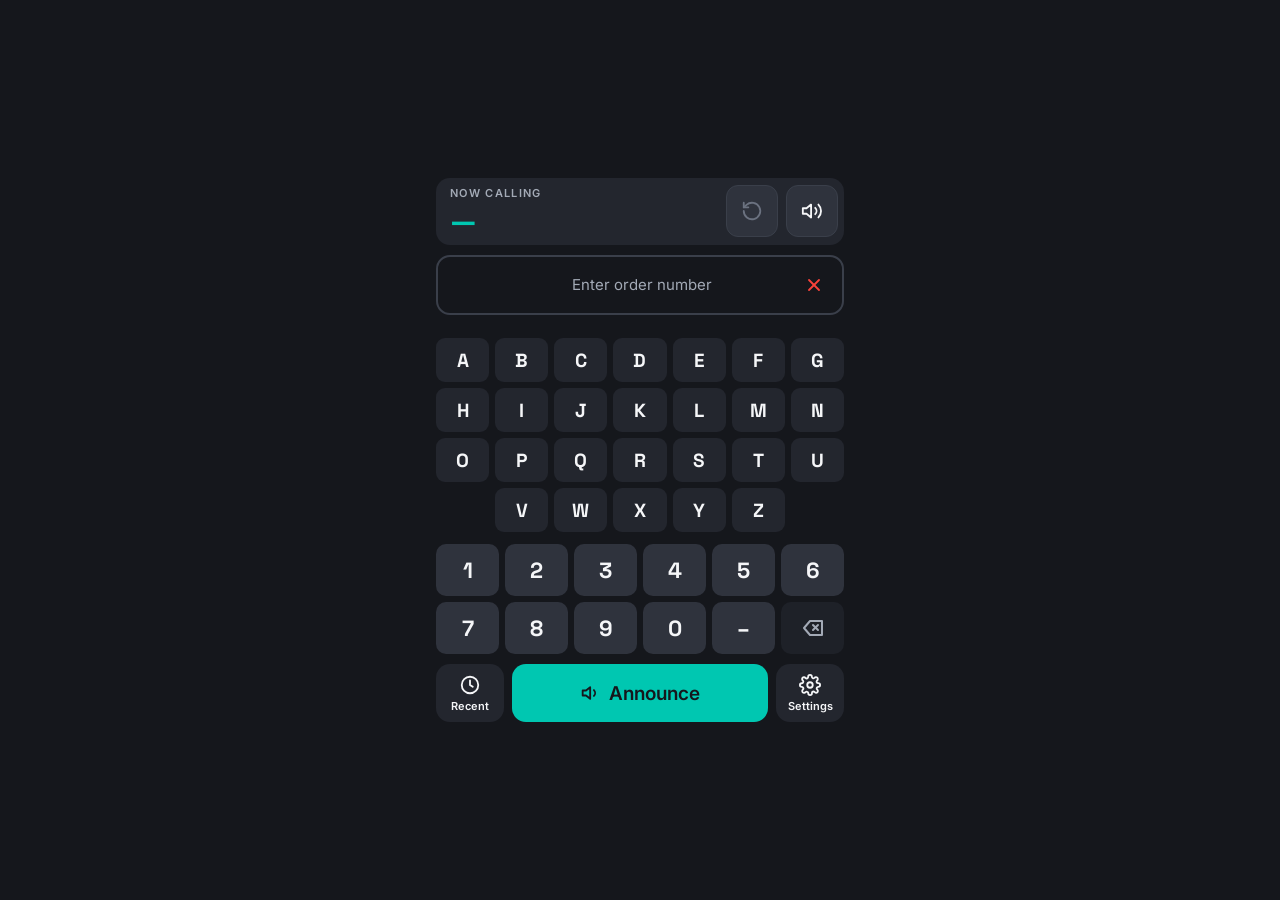
<file: index.html>
<!doctype html>
<!-- Built by tools/build.py from source/index.html. Edit the source, not this file. -->
<html lang="en">
<head>
<meta charset="utf-8">
<meta name="viewport" content="width=device-width, initial-scale=1, viewport-fit=cover">
<style>[hidden]{display:none!important}body{margin:0}</style>
<title>Queue Announcer</title>
<meta name="claude:viewport-fit-sides" content="cover">
<meta name="theme-color" content="#15171C">
<link rel="icon" href="icons/icon-192.png" type="image/png">
<link rel="icon" href="icons/favicon.ico" sizes="any">
<link rel="preconnect" href="https://fonts.googleapis.com">
<link rel="stylesheet" href="https://fonts.googleapis.com/css2?family=Inter:wght@400;500;600;700&family=Space+Grotesk:wght@500;700&display=swap">
<style>
/* Layout: one narrow touch column. Status on top, keypad fills the middle, actions pinned to the bottom. */
:root{
  --bg:#15171C; --surface:#23262E; --key:#2F333D; --key-soft:#1E2128; --line:#3A3F4A;
  --fg:#F5F6F8; --soft-fg:#D5D9E0; --muted:#A3AAB6; --dim:#6B7280;
  --teal:#00C7B1; --teal-press:#009E8D; --teal-tint:#0F2E2B; --teal-text:#D6F7F3; --teal-sub:#8FE3D9;
  --red:#F9423A; --red-tint:#3A1A19; --red-text:#FF8A84; --on-accent:#15171C;
  --display:'Space Grotesk', ui-sans-serif, system-ui, 'Segoe UI', sans-serif;
  --body:Inter, system-ui, -apple-system, 'Segoe UI', Roboto, sans-serif;
  color-scheme:dark;
}
html,body{height:100%}
body{display:flex;flex-direction:column;background:var(--bg);color:var(--fg);font-family:var(--body);font-size:15px;overflow:hidden;-webkit-user-select:none;user-select:none}
#app{height:100%;max-height:568px;width:100%;max-width:440px;margin:auto;box-sizing:border-box;padding-block:12px;padding-left:max(16px, env(safe-area-inset-left, 0px));padding-right:max(16px, env(safe-area-inset-right, 0px));position:relative}
.view{height:100%;display:flex;flex-direction:column;gap:10px;min-height:0}
svg{flex-shrink:0}

/* Buttons and the pressed signal */
.btn{border:0;margin:0;font:inherit;color:inherit;background:none;cursor:pointer;-webkit-tap-highlight-color:transparent;touch-action:manipulation;transition:background-color .25s ease,color .25s ease,border-color .25s ease,transform .12s ease}
.btn:not(:disabled):active,.btn.is-pressed:not(:disabled){transition:none;background:var(--teal);color:var(--on-accent);border-color:var(--teal);transform:scale(.93)}
.btn.primary:not(:disabled):active,.btn.primary.is-pressed:not(:disabled),
.seg .btn[aria-pressed="true"]:active,.seg .btn[aria-pressed="true"].is-pressed{background:var(--teal-press)}
.btn:focus-visible{outline:3px solid var(--teal);outline-offset:2px}
select:focus,select:focus-visible{outline:none}
.btn:disabled{cursor:not-allowed}

/* Main: now calling */
.now{display:flex;align-items:center;gap:8px;min-height:64px;padding:6px 6px 6px 14px;box-sizing:border-box;border-radius:14px;background:var(--surface);flex-shrink:0}
.now-info{flex:1;min-width:0;display:flex;flex-direction:column;gap:2px}
.now-top{display:flex;align-items:center;gap:8px;height:18px}
.eyebrow{font-size:11px;font-weight:600;letter-spacing:.12em;text-transform:uppercase;color:var(--muted)}
.chip-speaking{font-size:11px;font-weight:700;color:var(--on-accent);background:var(--red);padding:1px 7px;border-radius:999px}
.now-num{font-family:var(--display);font-size:30px;font-weight:700;line-height:1.15;color:var(--teal);letter-spacing:.04em;white-space:nowrap;overflow:hidden;text-overflow:ellipsis}
.icon-btn{width:52px;height:52px;border-radius:12px;background:var(--key);border:1px solid var(--line);display:grid;place-items:center;flex-shrink:0}
.icon-btn.is-muted{color:var(--red)}
.icon-btn:disabled{color:var(--dim)}

/* Main: entry */
.entry{height:60px;flex-shrink:0;border:2px solid var(--line);border-radius:14px;display:flex;align-items:center;padding:0 6px 0 54px;box-sizing:border-box;transition:border-color .2s}
.entry.flash{border-color:var(--red)}
.entry-text{flex:1;min-width:0;text-align:center;font-family:var(--display);font-size:34px;font-weight:700;letter-spacing:.1em;white-space:nowrap;overflow:hidden}
.entry-text.placeholder{font-family:var(--body);font-size:15px;font-weight:400;letter-spacing:0;color:var(--muted)}
.clear-btn{width:44px;height:44px;border-radius:10px;color:var(--red);display:grid;place-items:center;flex-shrink:0}
.clear-btn:not(:disabled):active,.clear-btn.is-pressed:not(:disabled){background:var(--red);color:var(--on-accent)}

/* Main: keypad */
/* The keypad never spills over Now calling or the number field. If the window is made too small, the app grows it back (see growToFit). */
.pad{flex:1;display:flex;flex-direction:column;gap:12px;min-height:0;overflow:hidden}
.pad>.letters{margin-top:auto}
.letters{display:flex;flex-direction:column;gap:6px;flex-shrink:0}
.krow{display:grid;grid-template-columns:repeat(7,minmax(0,1fr));gap:6px}
.krow.short .key:first-child{grid-column-start:2}
.digits{display:grid;grid-template-columns:repeat(6,minmax(0,1fr));gap:6px;flex-shrink:0}
.key{height:var(--kh,44px);border-radius:9px;background:var(--surface);font-family:var(--display);font-size:19px;font-weight:700;color:var(--fg)}
.digits .key{height:var(--dh,52px);border-radius:10px;background:var(--key);font-size:22px}
.digits .key.soft{background:var(--key-soft);color:var(--muted);display:grid;place-items:center}

/* Main: actions */
.actions{display:flex;gap:8px;height:58px;flex-shrink:0}
.nav-btn{width:68px;border-radius:14px;background:var(--surface);display:flex;flex-direction:column;align-items:center;justify-content:center;gap:3px;font-size:11px;font-weight:600}
.announce{flex:1;border-radius:14px;background:var(--teal);color:var(--on-accent);font-size:19px;font-weight:600;display:flex;align-items:center;justify-content:center;gap:8px}
.announce:disabled{background:var(--key);color:var(--muted);font-size:16px}

/* Sub-page header */
.head{display:flex;align-items:center;gap:8px;height:44px;flex-shrink:0}
.head h1{margin:0;flex:1;padding-left:4px;font-family:var(--display);font-size:20px;font-weight:700}
.back-bar{height:58px;width:100%;flex-shrink:0;border-radius:14px;background:var(--surface);display:flex;align-items:center;justify-content:center;gap:8px;font-size:16px;font-weight:600}
.head-right{height:30px;display:flex;align-items:center}
.today{font-size:13px;color:var(--muted);padding-right:4px}
.status-pill{display:flex;align-items:center;gap:6px;height:30px;padding:0 10px;border-radius:999px;background:var(--red-tint);color:var(--red-text);font-size:13px;font-weight:600;white-space:nowrap}
.dot{width:7px;height:7px;border-radius:50%;background:var(--red)}

.scroll{flex:1;min-height:0;overflow-y:auto;scrollbar-width:none;-ms-overflow-style:none;overscroll-behavior:contain}
.scroll::-webkit-scrollbar{display:none}

/* Recent */
.list{list-style:none;margin:0;padding:0;display:flex;flex-direction:column;gap:8px}
.row{display:flex;align-items:center;gap:12px;min-height:60px;padding:0 6px 0 14px;border-radius:12px;background:var(--surface)}
.row-info{flex:1;min-width:0;display:flex;flex-direction:column;gap:1px}
.row-num{font-family:var(--display);font-size:22px;font-weight:700;letter-spacing:.04em;overflow:hidden;text-overflow:ellipsis;white-space:nowrap}
.row-meta{font-size:12px;color:var(--muted);font-variant-numeric:tabular-nums}
.recall{width:104px;height:48px;border-radius:10px;border:1px solid var(--teal);color:var(--teal);font-size:15px;font-weight:600;display:flex;align-items:center;justify-content:center;gap:6px;flex-shrink:0}
.recall:disabled{border-color:var(--line);color:var(--dim)}
.tag-speaking{width:104px;height:48px;border-radius:10px;background:var(--red);color:var(--on-accent);font-size:14px;font-weight:700;display:grid;place-items:center;flex-shrink:0}
.empty{height:100%;display:flex;flex-direction:column;align-items:center;justify-content:center;gap:6px;text-align:center;color:var(--muted);padding:0 24px}
.empty strong{color:var(--fg);font-family:var(--display);font-size:18px}

/* Settings */
.stack{display:flex;flex-direction:column;gap:14px;padding-bottom:4px}
.field{display:flex;flex-direction:column;gap:6px}
.label{font-size:13px;font-weight:600;color:var(--muted)}
.hint{font-size:12px;color:var(--muted);line-height:1.4}
select{height:48px;border-radius:12px;border:1px solid var(--line);background:var(--surface);color:var(--fg);font:inherit;font-size:15px;padding:0 12px;width:100%;min-width:0}
.seg{display:grid;grid-template-columns:repeat(3,minmax(0,1fr));gap:6px;padding:4px;border-radius:12px;background:var(--surface)}
.seg .btn{height:44px;border-radius:9px;color:var(--soft-fg);font-size:14px;font-weight:500}
.seg .btn[aria-pressed="true"]{background:var(--teal);color:var(--on-accent);font-weight:600}
.switch-row{display:flex;align-items:center;justify-content:space-between;gap:8px;min-height:48px;padding:0 4px 0 14px;border-radius:12px;background:var(--surface)}
.switch{width:60px;height:44px;border-radius:10px;display:grid;place-items:center;flex-shrink:0}
.track{width:46px;height:28px;border-radius:999px;background:var(--line);padding:3px;box-sizing:border-box;display:flex;transition:background-color .2s}
.knob{width:22px;height:22px;border-radius:50%;background:var(--muted);transition:transform .2s,background-color .2s}
.switch[aria-checked="true"] .track{background:var(--teal)}
.switch[aria-checked="true"] .knob{transform:translateX(18px);background:var(--bg)}
select{box-sizing:border-box;transition:border-color .2s ease,background-color .2s ease}
select:focus,select:active{border-color:var(--teal);box-shadow:inset 0 0 0 1px var(--teal)}
select.picked{border-color:var(--teal);background:var(--teal-tint)}
.label-row{display:flex;justify-content:space-between;align-items:baseline;gap:8px}
.vol-val{font-size:13px;font-weight:600;color:var(--teal);font-variant-numeric:tabular-nums}
.vol-row{display:flex;align-items:center;gap:10px}
.vol-btn{width:48px;height:48px;border-radius:12px;background:var(--surface);font-size:22px;font-weight:600;flex-shrink:0;line-height:1}
input[type=range]{-webkit-appearance:none;appearance:none;flex:1;min-width:0;height:48px;margin:0;background:transparent;cursor:pointer;touch-action:manipulation}
input[type=range]::-webkit-slider-runnable-track{height:8px;border-radius:999px;background:linear-gradient(to right,var(--teal) var(--fill,100%),var(--line) var(--fill,100%))}
input[type=range]::-webkit-slider-thumb{-webkit-appearance:none;appearance:none;width:28px;height:28px;border-radius:50%;background:var(--fg);border:3px solid var(--teal);margin-top:-10px;box-sizing:border-box}
input[type=range]::-moz-range-track{height:8px;border-radius:999px;background:var(--line)}
input[type=range]::-moz-range-progress{height:8px;border-radius:999px;background:var(--teal)}
input[type=range]::-moz-range-thumb{width:28px;height:28px;border-radius:50%;background:var(--fg);border:3px solid var(--teal);box-sizing:border-box}
input[type=range]:focus{outline:none}
input[type=range]:focus-visible{outline:3px solid var(--teal);outline-offset:2px;border-radius:8px}
.voice-box{min-height:48px;display:flex;align-items:center;padding:0 14px;border-radius:12px;background:var(--surface);font-size:15px}
.bell-row{display:flex;gap:8px;min-width:0}
.bell-row select{flex:1}
.test-btn{height:48px;padding:0 14px;border-radius:12px;border:1px solid var(--teal);color:var(--teal);font-size:15px;font-weight:600;display:flex;align-items:center;gap:6px;flex-shrink:0}
.test-btn:disabled{border-color:var(--line);color:var(--dim)}
.say-box{display:flex;flex-direction:column;gap:4px;padding:10px 14px;border-radius:12px;background:var(--surface)}
.say-box b{color:var(--teal);font-weight:600}
.say-line{font-size:14px;line-height:1.45}
.outline-btn{height:52px;border-radius:12px;border:1px solid var(--teal);color:var(--teal);font-size:16px;font-weight:600;display:flex;align-items:center;justify-content:center;gap:8px}
.outline-btn:disabled{border-color:var(--line);color:var(--dim)}
.ghost-btn{height:52px;border-radius:12px;border:1px solid var(--line);background:var(--surface);color:var(--fg);font-size:16px;font-weight:600;display:flex;align-items:center;justify-content:center;gap:8px}
.link-row{min-height:48px;display:flex;align-items:center;justify-content:space-between;padding:0 14px;border-radius:12px;background:var(--surface);font-size:15px;text-align:left}
.link-row span{display:flex;align-items:center;gap:6px;color:var(--muted);font-size:13px}

/* Settings lock */
.lock-card{display:flex;align-items:center;gap:12px;min-height:60px;padding:8px 6px 8px 14px;border-radius:12px;background:var(--surface)}
.lock-card.open{background:var(--teal-tint)}
.lock-ic{color:var(--muted);display:grid;place-items:center}
.lock-card.open .lock-ic{color:var(--teal)}
.lock-text{flex:1;min-width:0;display:flex;flex-direction:column;gap:2px}
.lock-title{font-size:15px;font-weight:600}
.lock-card.open .lock-title{color:var(--teal-text)}
.lock-card.open .hint{color:var(--teal-sub)}
.lock-btn{height:48px;padding:0 16px;border-radius:10px;border:1px solid var(--teal);color:var(--teal);font-size:15px;font-weight:600;flex-shrink:0}
.pinpad{position:absolute;inset:0;z-index:6;background:var(--bg);display:flex;align-items:center;justify-content:center;padding-block:12px;padding-left:max(16px, env(safe-area-inset-left, 0px));padding-right:max(16px, env(safe-area-inset-right, 0px))}
.pin-inner{width:100%;max-width:320px;display:flex;flex-direction:column;align-items:center;gap:12px}
.pin-lock{color:var(--teal)}
.pinpad h2{margin:0;font-family:var(--display);font-size:22px}
.pin-dots{display:flex;gap:12px;height:18px;align-items:center}
.pin-dots i{width:14px;height:14px;border-radius:50%;border:2px solid var(--line);box-sizing:border-box}
.pin-dots i.on{background:var(--teal);border-color:var(--teal)}
.pin-dots.bad i{border-color:var(--red);background:var(--red)}
.pin-msg{font-size:13px;color:var(--muted);min-height:18px}
.pin-msg.bad{color:var(--red-text)}
.pin-keys{width:100%;display:grid;grid-template-columns:repeat(3,minmax(0,1fr));gap:8px}
.pin-keys .key{height:56px;border-radius:12px;background:var(--key);font-family:var(--display);font-size:24px;font-weight:700}
.pin-keys .key.soft{background:var(--key-soft);color:var(--muted);display:grid;place-items:center}
.pin-keys .key.blank{visibility:hidden}
.pin-cancel{width:100%;height:48px}
@keyframes shake{0%,100%{transform:translateX(0)}25%{transform:translateX(-8px)}75%{transform:translateX(8px)}}
.pin-dots.bad{animation:shake .25s 2}
@media (prefers-reduced-motion: reduce){.pin-dots.bad{animation:none}}

/* Reset to defaults */
.reset-btn{height:52px}
.reset-btn.confirm{border-color:var(--red);background:var(--red-tint);color:#FF8A84}

/* About */
.about-id{display:flex;flex-direction:column;align-items:center;gap:8px;padding:12px 0 4px}
.app-icon{width:96px;height:96px;display:block}
.about-name{font-family:var(--display);font-size:20px;font-weight:700}
.about-ver{font-size:14px;color:var(--muted);font-variant-numeric:tabular-nums}
.about-by{font-size:13px;color:var(--muted);text-align:center;line-height:1.4}
.about-by b{color:var(--fg);font-weight:600}
.credit{margin:2px 0 0;text-align:center;font-size:12px;color:var(--dim)}
.update-card{display:flex;align-items:center;gap:12px;padding:14px;border-radius:12px;background:var(--surface)}
.update-card.ok{background:var(--teal-tint)}
.update-card.ok .uc-title{color:var(--teal-text)} .update-card.ok .uc-sub{color:var(--teal-sub)} .update-card.ok svg{color:var(--teal)}
.update-card.warn svg{color:var(--red)}
.uc-text{display:flex;flex-direction:column;gap:2px;min-width:0}
.uc-title{font-size:15px;font-weight:600}
.uc-sub{font-size:12px;color:var(--muted)}
.news{display:flex;flex-direction:column;gap:8px;padding:14px;border-radius:12px;background:var(--surface)}
.news p{margin:0;font-size:14px;line-height:1.45}
.news ul{margin:0;padding-left:18px;display:flex;flex-direction:column;gap:4px;font-size:14px;line-height:1.45}
.rel-head{display:flex;justify-content:space-between;align-items:baseline;gap:8px}
.rel-date{font-size:12px;color:var(--muted);font-variant-numeric:tabular-nums}
.rel + .rel{border-top:1px solid var(--line);padding-top:10px}
.rel{display:flex;flex-direction:column;gap:6px}
.foot{text-align:center;font-size:12px;color:var(--muted);font-variant-numeric:tabular-nums}

/* Toast and pop-out placeholder */
.toast{position:absolute;left:max(16px, env(safe-area-inset-left, 0px));right:max(16px, env(safe-area-inset-right, 0px));bottom:82px;padding:12px 14px;border-radius:12px;background:var(--key);border:1px solid var(--line);color:var(--fg);font-size:14px;line-height:1.4;box-shadow:0 8px 24px rgba(0,0,0,.4);z-index:5}
.popped{height:100%;display:flex;flex-direction:column;align-items:center;justify-content:center;gap:14px;text-align:center;padding-left:max(16px, env(safe-area-inset-left, 0px));padding-right:max(16px, env(safe-area-inset-right, 0px));box-sizing:border-box}
.popped h2{margin:0;font-family:var(--display);font-size:22px}
.popped p{margin:0;color:var(--muted);max-width:30ch;line-height:1.45}
.popped .ghost-btn{padding:0 20px}
/* Tucked-away main window: just the logo, a label and the button */
.popped img{width:56px;height:56px}
@media (max-height:300px){
  .popped{gap:8px}
  .popped img,.popped p{display:none}
  .popped h2{font-size:15px}
  .popped .ghost-btn{height:44px;font-size:14px;padding:0 14px}
}

@media (prefers-reduced-motion: reduce){
  .btn,.track,.knob,.entry{transition:none}
  .btn:not(:disabled):active,.btn.is-pressed:not(:disabled){transform:none}
}
</style>
</head>
<body>
<div id="popped" class="popped" hidden>
  <img src="icons/icon-192.png" alt="" width="56" height="56">
  <h2>Announcer is floating</h2>
  <p>It's in a small window that stays on top of your other apps.</p>
  <button type="button" class="btn ghost-btn" id="bringBack">Bring it back</button>
</div>

<div id="app">
  <!-- MAIN -->
  <section class="view" id="view-main" aria-label="Announce">
    <div class="now">
      <div class="now-info">
        <div class="now-top">
          <span class="eyebrow">Now calling</span>
          <span class="chip-speaking" id="chipSpeaking" hidden>Speaking</span>
        </div>
        <span class="now-num" id="nowNum" aria-live="polite">—</span>
      </div>
      <button type="button" class="btn icon-btn" id="repeatBtn" data-action="repeat" aria-label="Repeat last announcement"></button>
      <button type="button" class="btn icon-btn" id="muteBtn" data-action="mute"></button>
    </div>

    <div class="entry" id="entry">
      <div class="entry-text placeholder" id="entryText" role="status" aria-label="Order number being typed">Enter order number</div>
      <button type="button" class="btn clear-btn" data-action="clear" aria-label="Clear"></button>
    </div>

    <div class="pad">
      <div class="letters" id="letters"></div>
      <div class="digits" id="digits"></div>
    </div>

    <div class="actions">
      <button type="button" class="btn nav-btn" data-go="recent"></button>
      <button type="button" class="btn announce primary" id="announceBtn" data-action="announce"></button>
      <button type="button" class="btn nav-btn" data-go="settings"></button>
    </div>
  </section>

  <!-- RECENT -->
  <section class="view" id="view-recent" aria-label="Recent" hidden>
    <div class="head">
      <h1>Recent</h1>
      <div class="head-right" role="status">
        <span class="status-pill" id="callingPill" hidden><span class="dot"></span><span id="callingText"></span></span>
        <span class="today" id="todayLbl">Today</span>
      </div>
    </div>
    <div class="scroll" id="recentScroll">
      <ul class="list" id="recentList"></ul>
      <div class="empty" id="recentEmpty" hidden>
        <strong>No numbers called yet today</strong>
        <span>Numbers you announce will show here, each with a Recall button.</span>
      </div>
    </div>
    <button type="button" class="btn back-bar" data-go="main"></button>
  </section>

  <!-- SETTINGS -->
  <section class="view" id="view-settings" aria-label="Settings" hidden>
    <div class="head">
      <h1>Settings</h1>
    </div>
    <div class="scroll">
      <div class="stack">
        <div class="field">
          <div class="label-row"><label class="label" for="volRange">Announcement volume</label><span class="vol-val" id="volVal">100%</span></div>
          <div class="vol-row">
            <button type="button" class="btn vol-btn" data-action="vol-down" aria-label="Lower volume">−</button>
            <input type="range" id="volRange" min="10" max="100" step="10" value="100">
            <button type="button" class="btn vol-btn" data-action="vol-up" aria-label="Raise volume">+</button>
          </div>
          <span class="hint">Only changes this app's sound, not your PC volume.</span>
        </div>

        <div class="field">
          <button type="button" class="btn ghost-btn" id="popBtn" data-action="pop"></button>
          <span class="hint">The floating window stays above other apps. Works in Microsoft Edge or Chrome on a computer.</span>
        </div>

        <div class="lock-card" id="lockCard">
          <span class="lock-ic" id="lockIc"></span>
          <div class="lock-text"><span class="lock-title" id="lockTitle">Other settings are locked</span><span class="hint" id="lockSub">Ask IT for the PIN to change them.</span></div>
          <button type="button" class="btn lock-btn" id="lockBtn" data-action="lock-toggle">Unlock</button>
        </div>

        <div class="stack" id="lockedArea" hidden>
        <div class="field">
          <span class="label">Voice</span>
          <div class="voice-box"><span id="voiceName">Clara · Canada English</span></div>
          <span class="hint" id="voiceHint" hidden></span>
        </div>

        <div class="field">
          <span class="label" id="speedLbl">Speaking speed</span>
          <div class="seg" role="group" aria-labelledby="speedLbl" id="speedSeg">
            <button type="button" class="btn" data-speed="slow">Slow</button>
            <button type="button" class="btn" data-speed="calm">Calm</button>
            <button type="button" class="btn" data-speed="normal">Normal</button>
          </div>
        </div>

        <div class="field">
          <span class="label" id="timesLbl">Say the number</span>
          <div class="seg" role="group" aria-labelledby="timesLbl" id="timesSeg">
            <button type="button" class="btn" data-times="1">Once</button>
            <button type="button" class="btn" data-times="2">Twice</button>
            <button type="button" class="btn" data-times="3">3 times</button>
          </div>
        </div>

        <div class="switch-row">
          <span id="chimeLbl">Bell before voice</span>
          <button type="button" class="btn switch" role="switch" id="chimeSw" data-action="chime" aria-labelledby="chimeLbl"><span class="track"><span class="knob"></span></span></button>
        </div>

        <div class="field">
          <label class="label" for="bellSel">Bell sound</label>
          <div class="bell-row">
            <select id="bellSel"></select>
            <button type="button" class="btn test-btn" id="bellTest" data-action="bell-test" aria-label="Test bell sound"></button>
          </div>
        </div>

        <div class="field">
          <span class="label">Announcement</span>
          <div class="say-box">
            <span class="hint">First time</span>
            <span class="say-line" id="sayLine"></span>
            <span class="hint">Repeat</span>
            <span class="say-line" id="sayAgain"></span>
          </div>
          <span class="hint">The order code is always read one character at a time, at a steady pace.</span>
        </div>

        <button type="button" class="btn outline-btn" id="testBtn" data-action="test"></button>

        <div class="field">
          <div class="switch-row">
            <span id="autoPopLbl">Float on top at first tap</span>
            <button type="button" class="btn switch" role="switch" id="autoPopSw" data-action="autopop" aria-labelledby="autoPopLbl"><span class="track"><span class="knob"></span></span></button>
          </div>
          <span class="hint">Opens the floating window by itself the first time the screen is tapped.</span>
        </div>

        </div>

        <div class="field">
          <button type="button" class="btn ghost-btn reset-btn" id="resetBtn" data-action="reset"></button>
          <span class="hint" id="resetHint">Volume 100%, Normal speed, said once, Foodle bell on.</span>
        </div>

        <button type="button" class="btn link-row" data-go="about">About &amp; version <span><span id="verSmall"></span><svg width="16" height="16" viewBox="0 0 24 24" fill="none" stroke="currentColor" stroke-width="2.2" stroke-linecap="round" stroke-linejoin="round" aria-hidden="true"><polyline points="9 18 15 12 9 6"></polyline></svg></span></button>
        <p class="credit" id="credit"></p>
      </div>
    </div>
    <button type="button" class="btn back-bar" data-go="main"></button>
  </section>

  <!-- ABOUT -->
  <section class="view" id="view-about" aria-label="About" hidden>
    <div class="head">
      <h1>About</h1>
    </div>
    <div class="scroll"><div class="stack">
    <div class="about-id">
      <img class="app-icon" src="icons/icon-192.png" alt="Foodle logo" width="96" height="96">
      <span class="about-name">Queue Announcer</span>
      <span class="about-ver" id="verBig"></span>
      <span class="about-by">Created by <b>Haikal</b> · IT &amp; Merchant Support</span>
    </div>
    <div class="update-card" id="updCard">
      <span id="updIcon"></span>
      <div class="uc-text"><span class="uc-title" id="updTitle"></span><span class="uc-sub" id="updSub"></span></div>
    </div>
    <button type="button" class="btn ghost-btn" data-action="check" id="checkBtn"></button>
    <div class="news" id="newsBox"></div>
    <div class="news" id="historyBox" hidden></div>
    <span class="foot" id="lastChecked"></span>
    </div></div>
    <button type="button" class="btn back-bar" data-go="settings"></button>
  </section>

  <div class="pinpad" id="pinPad" role="dialog" aria-modal="true" aria-labelledby="pinTitle" hidden>
    <div class="pin-inner">
      <span class="pin-lock" id="pinLockIc"></span>
      <h2 id="pinTitle">Enter PIN</h2>
      <div class="pin-dots" id="pinDots" aria-hidden="true"></div>
      <span class="pin-msg" id="pinMsg" role="status" aria-live="polite">To change settings</span>
      <div class="pin-keys" id="pinKeys"></div>
      <button type="button" class="btn ghost-btn pin-cancel" data-action="pin-cancel">Cancel</button>
    </div>
  </div>

  <div class="toast" id="toast" role="status" aria-live="polite" hidden></div>
</div>

<script>
(function () {
  'use strict';
  // ---------- release notes ----------
  // Newest first. Add each new version ON TOP; never delete or edit older entries (they are the history).
  // Version rule: see CHANGELOG.md. Keep version.json and CHANGELOG.md matching the top entry.
  var RELEASES = [
    {
      version: '1.4.2', date: '9 Nov 2026',
      notes: ['The floating window also keeps the keypad clear of the order number: it grows back, or the keys shrink to fit until the next tap']
    },
    {
      version: '1.4.1', date: '8 Nov 2026',
      notes: [
        'About page shows who created the app',
        'Small credit line at the bottom of Settings', 'Back button on Recent now points right, towards the main page', 'Shorter pause between the order code and "Please collect your order"', 'Float on top of other apps button no longer needs the PIN', 'The window can\'t be made smaller than the keypad needs; it grows back'
      ]
    },
    {
      version: '1.4.0', date: '8 Nov 2026',
      notes: [
        'New Reset to default settings button in Settings (no PIN needed)',
        'New defaults: Normal speed, number said once',
        'Every PC starts from the default settings with this version'
      ]
    },
    {
      version: '1.3.0', date: '8 Nov 2026',
      notes: [
        'New voice: Clara (Canada English)',
        'Settings lock: a PIN is needed to change settings; volume stays open for everyone',
        'Settings lock again when you leave Settings, or after 2 minutes'
      ]
    },
    {
      version: '1.2.1', date: '6 Nov 2026',
      notes: [
        'Back to the calm announcement: "A, 1, 0, 5. Please collect your order."',
        'The order code is always read one character at a time, at a steady pace',
        'Shorter gap between the bell and the order code'
      ]
    },
    {
      version: '1.2.0', date: '6 Nov 2026',
      notes: [
        'New, more exciting announcements: "Yay! A, 1, 0, 5, your food is ready! Come and grab it at the counter."',
        'New Message setting: choose from 4 announcements (the calm original is still there)',
        'Ava sounds a little brighter on the words, while the code stays clear',
        'The code is read a little slower than the rest, so letters and numbers are clearer',
        'Repeat line now says "Once again, …"',
        'Calmer gap between repeats and a steadier gap after the bell'
      ]
    },
    {
      version: '1.1.2', date: '6 Nov 2026',
      notes: [
        'Floating window tries harder to open at the top-right corner',
        'If Edge places it elsewhere, drag it once and it reopens in that spot'
      ]
    },
    {
      version: '1.1.1', date: '6 Nov 2026',
      notes: [
        'Main window now shrinks to the bottom-right corner',
        'Floating window opens at the top-right corner'
      ]
    },
    {
      version: '1.1.0', date: '6 Nov 2026',
      notes: [
        'When the floating window opens, the main window shrinks to a small tab in the bottom-left corner',
        'Closing the floating window puts the main window back where it was'
      ]
    },
    {
      version: '1.0.2', date: '6 Nov 2026',
      notes: [
        'Fixed: "Speaking" could get stuck; it now always clears',
        'Shows a message if the voice does not play, instead of waiting forever',
        'Reopening the app now always loads the newest version straight away'
      ]
    },
    {
      version: '1.0.1', date: '6 Nov 2026',
      notes: [
        'Fixed: no sound after the app moved into the floating window',
        'Fixed: the very first tap was ignored when the window popped out'
      ]
    },
    {
      version: '1.0.0', date: '6 Nov 2026',
      notes: [
        'Keypad with letters A–Z and numbers 0–9 on one page',
        'Bell, then Ava reads the code letter by letter',
        'One call at a time, with Repeat and Mute',
        'Recent page with a Recall button for every number',
        'Settings for volume, speed, repeats and bell sound',
        'Floating window that stays on top of other apps',
        'Updates load automatically on every PC',
        'Foodle logo as the app icon'
      ]
    }
  ];
  var APP_VERSION = RELEASES[0].version;
  var RATES = { slow: 0.78, calm: 0.88, normal: 1.0 };
  var CHECK_EVERY_MS = 5 * 60 * 1000;

  // ---------- icons ----------
  function ic(body, size, sw) {
    return '<svg width="' + (size || 22) + '" height="' + (size || 22) + '" viewBox="0 0 24 24" fill="none" stroke="currentColor" stroke-width="' + (sw || 2) + '" stroke-linecap="round" stroke-linejoin="round" aria-hidden="true">' + body + '</svg>';
  }
  var I = {
    speaker: '<path d="M11 5 6 9H2v6h4l5 4V5z"></path><path d="M15.5 8.5a5 5 0 0 1 0 7"></path>',
    speakerFull: '<path d="M11 5 6 9H2v6h4l5 4V5z"></path><path d="M15.5 8.5a5 5 0 0 1 0 7"></path><path d="M19 5a10 10 0 0 1 0 14"></path>',
    muted: '<path d="M11 5 6 9H2v6h4l5 4V5z"></path><line x1="22" y1="9" x2="16" y2="15"></line><line x1="16" y1="9" x2="22" y2="15"></line>',
    repeat: '<path d="M3 12a9 9 0 1 0 3-6.7L3 8"></path><path d="M3 3v5h5"></path>',
    clock: '<circle cx="12" cy="12" r="9"></circle><polyline points="12 7 12 12 15 14"></polyline>',
    gear: '<circle cx="12" cy="12" r="3"></circle><path d="M19.4 15a1.7 1.7 0 0 0 .3 1.8l.1.1a2 2 0 1 1-2.8 2.8l-.1-.1a1.7 1.7 0 0 0-1.8-.3 1.7 1.7 0 0 0-1 1.5V21a2 2 0 1 1-4 0v-.1a1.7 1.7 0 0 0-1.1-1.5 1.7 1.7 0 0 0-1.8.3l-.1.1a2 2 0 1 1-2.8-2.8l.1-.1a1.7 1.7 0 0 0 .3-1.8 1.7 1.7 0 0 0-1.5-1H3a2 2 0 1 1 0-4h.1a1.7 1.7 0 0 0 1.5-1.1 1.7 1.7 0 0 0-.3-1.8l-.1-.1a2 2 0 1 1 2.8-2.8l.1.1a1.7 1.7 0 0 0 1.8.3H9a1.7 1.7 0 0 0 1-1.5V3a2 2 0 1 1 4 0v.1a1.7 1.7 0 0 0 1 1.5 1.7 1.7 0 0 0 1.8-.3l.1-.1a2 2 0 1 1 2.8 2.8l-.1.1a1.7 1.7 0 0 0-.3 1.8V9a1.7 1.7 0 0 0 1.5 1H21a2 2 0 1 1 0 4h-.1a1.7 1.7 0 0 0-1.5 1z"></path>',
    back: '<polyline points="15 18 9 12 15 6"></polyline>',
    fwd: '<polyline points="9 18 15 12 9 6"></polyline>',
    x: '<line x1="18" y1="6" x2="6" y2="18"></line><line x1="6" y1="6" x2="18" y2="18"></line>',
    del: '<path d="M21 5H9l-6 7 6 7h12V5z"></path><line x1="17" y1="9" x2="12" y2="14"></line><line x1="12" y1="9" x2="17" y2="14"></line>',
    play: '<polygon points="6 4 20 12 6 20 6 4"></polygon>',
    pop: '<rect x="3" y="5" width="18" height="14" rx="2"></rect><rect x="12" y="11" width="7" height="6" rx="1"></rect>',
    check: '<circle cx="12" cy="12" r="10"></circle><polyline points="8 12 11 15 16 9"></polyline>',
    refresh: '<path d="M21 12a9 9 0 1 1-3-6.7L21 8"></path><path d="M21 3v5h-5"></path>',
    alert: '<circle cx="12" cy="12" r="10"></circle><line x1="12" y1="7" x2="12" y2="13"></line><line x1="12" y1="17" x2="12.01" y2="17"></line>'
  };

  // ---------- storage ----------
  var store = {
    get: function (k, d) { try { var v = localStorage.getItem('qa:' + k); return v ? JSON.parse(v) : d; } catch (e) { return d; } },
    set: function (k, v) { try { localStorage.setItem('qa:' + k, JSON.stringify(v)); } catch (e) {} }
  };
  // Default settings for every PC. Staff can change them per PC; "Reset to default settings" brings them back.
  var DEFAULTS = { speed: 'normal', times: 1, chime: true, bell: 'foodle', volume: 100, muted: false, autoPop: true };
  // Raise DEFAULTS_REV to put every PC back on the defaults once, when that version arrives.
  var DEFAULTS_REV = 1;
  var settings = (function () {
    var saved = store.get('settings', {});
    if (saved.defaultsRev !== DEFAULTS_REV) {
      var fresh = Object.assign({}, DEFAULTS, { defaultsRev: DEFAULTS_REV });
      store.set('settings', fresh);
      return fresh;
    }
    return Object.assign({}, DEFAULTS, saved);
  })();
  function saveSettings() { store.set('settings', settings); }

  function todayKey() { return new Date().toDateString(); }
  var recent = store.get('recent', null);
  function ensureToday() {
    if (!recent || recent.day !== todayKey()) { recent = { day: todayKey(), list: [] }; store.set('recent', recent); }
  }
  ensureToday();

  // ---------- state ----------
  var state = {
    view: 'main', draft: '', speaking: false, speakingNum: null,
    current: recent.list.length ? recent.list[0].num : '',
    update: { status: 'idle', remote: null, last: null }, pendingReload: false
  };

  // ---------- dom ----------
  var appEl = document.getElementById('app');
  // Look inside the app first: after it moves into the floating window it is no longer in this page.
  function $(id) { return appEl.querySelector('#' + id) || document.getElementById(id); }
  var els = {
    nowNum: $('nowNum'), chip: $('chipSpeaking'), repeatBtn: $('repeatBtn'), muteBtn: $('muteBtn'),
    entry: $('entry'), entryText: $('entryText'), announceBtn: $('announceBtn'),
    letters: $('letters'), digits: $('digits'),
    callingPill: $('callingPill'), callingText: $('callingText'), todayLbl: $('todayLbl'),
    recentList: $('recentList'), recentEmpty: $('recentEmpty'),
    voiceName: $('voiceName'), voiceHint: $('voiceHint'), chimeSw: $('chimeSw'), autoPopSw: $('autoPopSw'),
    sayLine: $('sayLine'), testBtn: $('testBtn'), popBtn: $('popBtn'),
    updCard: $('updCard'), updIcon: $('updIcon'), updTitle: $('updTitle'), updSub: $('updSub'),
    lastChecked: $('lastChecked'), checkBtn: $('checkBtn'), toast: $('toast'), popped: $('popped')
  };

  // static content
  els.repeatBtn.innerHTML = ic(I.repeat);
  appEl.querySelector('[data-action="clear"]').innerHTML = ic(I.x, 20, 2.2);
  appEl.querySelector('.nav-btn[data-go="recent"]').innerHTML = ic(I.clock) + '<span>Recent</span>';
  appEl.querySelector('.nav-btn[data-go="settings"]').innerHTML = ic(I.gear) + '<span>Settings</span>';
  Array.prototype.forEach.call(appEl.querySelectorAll('.back-bar'), function (b) {
    // Recent opens from the button on the left, so its Back points right (towards the main page).
    var fromRecent = !!b.closest('#view-recent');
    b.innerHTML = fromRecent ? 'Back' + ic(I.fwd, 20, 2.2)
      : ic(I.back, 20, 2.2) + (b.dataset.go === 'settings' ? 'Back to Settings' : 'Back');
  });
  els.testBtn.innerHTML = ic(I.play, 18, 2.2) + 'Test voice';
  $('bellTest').innerHTML = ic(I.play, 16, 2.2) + 'Test';
  els.checkBtn.innerHTML = ic(I.refresh, 18) + 'Check for updates';
  $('verBig').textContent = 'Version ' + APP_VERSION;
  $('verSmall').textContent = 'v' + APP_VERSION;
  $('credit').textContent = 'Queue Announcer ' + APP_VERSION + ' · by Haikal';
  (function renderReleases() {
    function block(r, title) {
      var d = document.createElement('div'); d.className = 'rel';
      var h = document.createElement('div'); h.className = 'rel-head';
      var t = document.createElement('span'); t.className = 'label'; t.textContent = title;
      var dt = document.createElement('span'); dt.className = 'rel-date'; dt.textContent = r.date;
      h.appendChild(t); h.appendChild(dt); d.appendChild(h);
      var ul = document.createElement('ul');
      r.notes.forEach(function (n) { var li = document.createElement('li'); li.textContent = n; ul.appendChild(li); });
      d.appendChild(ul);
      return d;
    }
    $('newsBox').appendChild(block(RELEASES[0], "What's new in " + RELEASES[0].version));
    var older = RELEASES.slice(1);
    if (older.length) {
      var hb = $('historyBox'); hb.hidden = false;
      var ht = document.createElement('span'); ht.className = 'label'; ht.textContent = 'Earlier versions';
      hb.appendChild(ht);
      older.forEach(function (r) { hb.appendChild(block(r, 'Version ' + r.version)); });
    }
  })();

  // keypad
  ['ABCDEFG', 'HIJKLMN', 'OPQRSTU', 'VWXYZ'].forEach(function (row) {
    var r = document.createElement('div'); r.className = 'krow' + (row.length < 7 ? ' short' : '');
    row.split('').forEach(function (c) { r.appendChild(keyBtn(c, c)); });
    els.letters.appendChild(r);
  });
  '1234567890'.split('').forEach(function (c) { els.digits.appendChild(keyBtn(c, c)); });
  var dash = keyBtn('-', '–'); dash.setAttribute('aria-label', 'Dash'); els.digits.appendChild(dash);
  var del = document.createElement('button');
  del.type = 'button'; del.className = 'btn key soft'; del.dataset.action = 'backspace';
  del.setAttribute('aria-label', 'Delete last character'); del.innerHTML = ic(I.del, 24);
  els.digits.appendChild(del);
  function keyBtn(val, label) {
    var b = document.createElement('button');
    b.type = 'button'; b.className = 'btn key'; b.dataset.key = val; b.textContent = label;
    return b;
  }

  // ---------- helpers ----------
  function spelled(num) { return num.replace(/-/g, '').split('').join(', '); }
  function timeNow() {
    var d = new Date(), h = d.getHours() % 12 || 12, m = ('0' + d.getMinutes()).slice(-2);
    return h + ':' + m + (d.getHours() < 12 ? ' AM' : ' PM');
  }
  function wait(ms) { return new Promise(function (r) { setTimeout(r, ms); }); }
  var toastTimer = null;
  function toast(msg) {
    els.toast.textContent = msg; els.toast.hidden = false;
    clearTimeout(toastTimer); toastTimer = setTimeout(function () { els.toast.hidden = true; }, 3800);
  }
  var inFrame = (function () { try { return window.self !== window.top; } catch (e) { return true; } })();

  // ---------- voices ----------
  // The app uses one voice: Clara (Canada English). If a PC doesn't have Clara, it falls back down this list (Ava next).
  // To change the voice for every PC, move a different name to the front.
  var NATURAL_FEMALE = ['Clara', 'Ava', 'Jenny', 'Aria', 'Emma', 'Michelle', 'Sonia', 'Libby', 'Natasha', 'Luna', 'Emily', 'Molly', 'Leah', 'Neerja', 'Rosa'];
  var FALLBACK_FEMALE = [/Google UK English Female/i, /Samantha/i, /Zira/i, /Hazel/i, /Susan/i, /Karen/i, /Moira/i, /Tessa/i, /Google US English/i];
  var REGION = { US: 'US', GB: 'UK', AU: 'Australia', CA: 'Canada', SG: 'Singapore', IE: 'Ireland', NZ: 'New Zealand', ZA: 'South Africa', IN: 'India', PH: 'Philippines' };
  var voices = [], voicesNatural = false;
  function naturalRank(v) {
    if (!/Online|Natural/i.test(v.name)) return -1;
    for (var i = 0; i < NATURAL_FEMALE.length; i++) if (new RegExp('\\b' + NATURAL_FEMALE[i]).test(v.name)) return i;
    return -1;
  }
  function fallbackRank(v) { for (var i = 0; i < FALLBACK_FEMALE.length; i++) if (FALLBACK_FEMALE[i].test(v.name)) return i; return -1; }
  function loadVoices() {
    if (!('speechSynthesis' in window)) return;
    var en = (speechSynthesis.getVoices() || []).filter(function (v) { return /^en([-_]|$)/i.test(v.lang); });
    var nat = en.filter(function (v) { return naturalRank(v) >= 0; });
    if (nat.length) {
      voicesNatural = true;
      voices = nat.sort(function (a, b) {
        return naturalRank(a) - naturalRank(b)
          || (/Multilingual/i.test(a.name) - /Multilingual/i.test(b.name))
          || (/en-US/i.test(b.lang) - /en-US/i.test(a.lang));
      });
    } else {
      voicesNatural = false;
      var fb = en.filter(function (v) { return fallbackRank(v) >= 0; });
      voices = (fb.length ? fb : en).sort(function (a, b) { return fallbackRank(a) - fallbackRank(b); });
    }
    renderVoices();
  }
  function pickVoice() { return voices[0] || null; }
  function voiceLabel(v) {
    var n = v.name.replace(/^Microsoft\s+/i, '').replace(/\s*\(Natural\)/i, '').replace(/\s+Online/i, '').replace(/\s*-\s*English.*$/i, '');
    var m = /[-_]([A-Z]{2})$/i.exec(v.lang), r = m ? (REGION[m[1].toUpperCase()] || m[1].toUpperCase()) : '';
    return r ? n + ' · ' + r + ' English' : n;
  }
  if ('speechSynthesis' in window) {
    loadVoices();
    if (typeof speechSynthesis.addEventListener === 'function') speechSynthesis.addEventListener('voiceschanged', loadVoices);
    else speechSynthesis.onvoiceschanged = loadVoices;
  }

  // ---------- sound ----------
  function vol() { return Math.max(0.1, Math.min(1, (settings.volume || 100) / 100)); }
  var actx = null;
  function audioCtx() {
    if (!actx) { var C = window.AudioContext || window.webkitAudioContext; if (C) actx = new C(); }
    if (actx && actx.state === 'suspended') actx.resume();
    return actx;
  }
  function chime() {
    var ctx = audioCtx();
    if (!ctx) return Promise.resolve();
    var t0 = ctx.currentTime + 0.05;
    [[659.25, 0], [523.25, 0.42]].forEach(function (n) {
      [[1, 0.28], [2, 0.06], [3, 0.025]].forEach(function (p) {
        var o = ctx.createOscillator(), g = ctx.createGain();
        o.type = 'sine'; o.frequency.value = n[0] * p[0];
        g.gain.setValueAtTime(0.0001, t0 + n[1]);
        g.gain.exponentialRampToValueAtTime(p[1] * vol(), t0 + n[1] + 0.015);
        g.gain.exponentialRampToValueAtTime(0.0001, t0 + n[1] + 1.1);
        o.connect(g); g.connect(ctx.destination);
        o.start(t0 + n[1]); o.stop(t0 + n[1] + 1.2);
      });
    });
    return wait(1300);
  }
  // ---------- bell sounds ----------
  // To add a sound: put the file in the "sounds" folder and add one line here.
  var SOUNDS = [
    { id: 'foodle', name: 'Foodle bell', file: 'sounds/foodle-bell.wav' },
    { id: 'classic', name: 'Classic chime' }
  ];
  var bufCache = {}, bellTesting = false;
  function loadBell() {
    var ok = SOUNDS.some(function (s) { return s.id === settings.bell; });
    if (!ok) { settings.bell = 'foodle'; saveSettings(); }
  }
  function decode(buf) {
    var ctx = audioCtx();
    return new Promise(function (res, rej) { ctx.decodeAudioData(buf, res, rej); });
  }
  function getBuffer(id) {
    if (bufCache[id]) return Promise.resolve(bufCache[id]);
    var s = SOUNDS.filter(function (x) { return x.id === id; })[0];
    if (!s || !s.file) return Promise.reject(new Error('none'));
    return fetch(s.file).then(function (r) { if (!r.ok) throw new Error('http'); return r.arrayBuffer(); })
      .then(decode).then(function (b) { bufCache[id] = b; return b; });
  }
  function playBell() {
    var ctx = audioCtx();
    if (!ctx) return Promise.resolve();
    if (settings.bell === 'classic') return chime();
    return getBuffer(settings.bell).then(function (buffer) {
      var src = ctx.createBufferSource(), g = ctx.createGain(); src.buffer = buffer; g.gain.value = vol(); src.connect(g); g.connect(ctx.destination); src.start();
      return wait(Math.min(buffer.duration, 8) * 1000 + 80);
    }).catch(function () {
      toast("Couldn't play that bell. Using the classic chime.");
      return chime();
    });
  }

  // ---------- message ----------
  // {code} is replaced by the code, one character at a time ("A, 1, 0, 5").
  var MESSAGE = { first: '{code}. Please collect your order.', again: 'Once again, {code}.' };
  // The code is always read at this fixed speed, whatever the Speaking speed setting:
  // steady enough to follow each character, never rushed and never dragged.
  var CODE_RATE = 0.85;
  function currentMessage() { return MESSAGE; }
  // Splits a message into spoken parts: the code (slower) and the words around it.
  function messageParts(template, code) {
    var i = template.indexOf('{code}'), before = template.slice(0, i).trim(), after = template.slice(i + 6);
    var parts = [];
    if (before) parts.push({ text: before });
    var punct = /^[,.!]/.test(after) ? after.charAt(0) : '';
    after = after.replace(/^[,.!]\s*/, '').trim();
    // No full stop after the code when words follow: the full stop adds a long silence
    // before "Please collect your order". The gap between the two parts is enough.
    parts.push({ text: spelled(code) + (after ? '' : punct), slow: true });
    if (after) parts.push({ text: after });
    return parts;
  }

  var liveUtterances = []; // keeps utterances referenced so the browser can't drop them mid-speech
  function makeUtter(text, slow) {
    var u = new SpeechSynthesisUtterance(text), v = pickVoice();
    if (v) { u.voice = v; u.lang = v.lang; } else { u.lang = 'en-US'; }
    u.rate = slow ? CODE_RATE : (RATES[settings.speed] || 0.88); u.pitch = 1; u.volume = vol();
    return u;
  }
  // Speaks the parts back to back (queued together, so the joins sound natural).
  // Resolves true when the voice spoke, false when it failed or never started.
  function say(parts) {
    if (typeof parts === 'string') parts = [{ text: parts }];
    return new Promise(function (resolve) {
      var us = parts.map(function (pt) { return makeUtter(pt.text, pt.slow); });
      var done = false, started = false, chars = 0, last = us[us.length - 1];
      parts.forEach(function (pt) { chars += pt.text.length; });
      us.forEach(function (u) { liveUtterances.push(u); });
      function fin(ok) {
        if (done) return;
        done = true; clearTimeout(startT); clearTimeout(endT);
        us.forEach(function (u) { var k = liveUtterances.indexOf(u); if (k >= 0) liveUtterances.splice(k, 1); });
        resolve(ok);
      }
      var startT = setTimeout(function () { if (!started) { try { speechSynthesis.cancel(); } catch (e) {} fin(false); } }, 5000);
      var endT = setTimeout(function () { fin(started); }, 8000 + chars * 250);
      us.forEach(function (u) {
        u.onstart = function () { started = true; };
        u.onerror = function (e) { fin(!!(e && (e.error === 'interrupted' || e.error === 'canceled'))); };
      });
      last.onend = function () { fin(true); };
      try { speechSynthesis.resume(); us.forEach(function (u) { speechSynthesis.speak(u); }); } catch (e) { fin(false); }
    });
  }
  var watchdog = null;
  function finishSpeech() {
    clearTimeout(watchdog);
    if (!state.speaking) return;
    state.speaking = false; state.speakingNum = null; renderAll();
    if (state.pendingReload && !state.draft) applyUpdate(state.update.remote);
  }
  function runSpeech(num) {
    state.speaking = true; state.speakingNum = num;
    // Safety net: whatever happens, "Speaking" clears after this long.
    clearTimeout(watchdog);
    watchdog = setTimeout(finishSpeech, 10000 + settings.times * 9000);
    try { renderAll(); } catch (e) {}
    var msg = currentMessage(), voiceOk = true;
    var p = Promise.resolve();
    try { speechSynthesis.cancel(); } catch (e) {}
    if (settings.chime) p = p.then(playBell).catch(function () {});
    for (var i = 0; i < settings.times; i++) {
      (function (i) {
        p = p.then(function () {
          if (!voiceOk) return;
          return say(messageParts(i === 0 ? msg.first : msg.again, num)).then(function (ok) { if (!ok) voiceOk = false; });
        }).then(function () { if (voiceOk && i < settings.times - 1) return wait(1100); });
      })(i);
    }
    return p.catch(function () { voiceOk = false; }).then(function () {
      if (!voiceOk) toast("The voice didn't play. Check that Edge isn't muted, then tap Repeat.");
      finishSpeech();
    });
  }

  // ---------- calls ----------
  function logCall(num, isNew) {
    ensureToday();
    var list = recent.list, t = timeNow(), idx = -1;
    for (var i = 0; i < list.length; i++) if (list[i].num === num) { idx = i; break; }
    if (idx >= 0) {
      var item = list[idx]; item.times += 1; item.last = t;
      if (isNew) { list.splice(idx, 1); list.unshift(item); }
    } else {
      list.unshift({ num: num, last: t, times: 1 });
    }
    recent.list = list.slice(0, 60);
    store.set('recent', recent);
  }
  function call(num, isNew) {
    if (!num || state.speaking) return;
    logCall(num, isNew);
    state.current = num;
    if (settings.muted) { renderAll(); toast('Sound is off. ' + num + ' was saved but not spoken.'); return; }
    if (!('speechSynthesis' in window)) { renderAll(); toast("This browser can't speak. Open the app in Microsoft Edge."); return; }
    runSpeech(num);
  }

  // ---------- pop-out (always on top) ----------
  var pipWin = null;
  function canPop() { return 'documentPictureInPicture' in window; }
  function popOut() {
    if (pipWin) { pipWin.close(); return; }
    if (!canPop()) { toast('Floating window needs Microsoft Edge or Chrome on a computer.'); return; }
    window.documentPictureInPicture.requestWindow({ width: 400, height: 568 }).then(function (pw) {
      pipWin = pw;
      Array.prototype.forEach.call(document.querySelectorAll('style, link[rel="stylesheet"]'), function (n) {
        pw.document.head.appendChild(n.cloneNode(true));
      });
      pw.document.title = 'Queue Announcer';
      pw.document.documentElement.style.height = '100%';
      pw.document.body.appendChild(appEl);
      pw.document.addEventListener('keydown', onKey);
      keepMinSize(pw);
      setTimeout(function () { growToFit(pw); }, 400);
      els.popped.hidden = false;
      tuckMain();
      placeFloating(pw);
      pw.addEventListener('pagehide', function () {
        els.popped.hidden = true;
        document.body.appendChild(appEl);
        pipWin = null; renderSettings();
        untuckMain();
        setTimeout(function () { growToFit(window); }, 400);
      });
      renderSettings();
    }).catch(function () {
      toast("The floating window isn't available here. It works once the app is installed in Edge.");
    });
  }
  $('bringBack').addEventListener('click', function () { if (pipWin) pipWin.close(); });

  // Browsers don't allow a page to minimize its own window. In the installed app we can do the
  // next best thing: shrink the main window to a small tab in the bottom-right corner while the
  // floating window is open, and put it back afterwards.
  var savedWin = null;
  function isInstalledApp() {
    try { return window.matchMedia('(display-mode: standalone)').matches || window.matchMedia('(display-mode: window-controls-overlay)').matches; } catch (e) { return false; }
  }
  function tuckMain() {
    if (!isInstalledApp() || savedWin) return;
    try {
      savedWin = { x: window.screenX, y: window.screenY, w: window.outerWidth, h: window.outerHeight };
      var W = 260, H = 170, left = (screen.availLeft || 0), top = (screen.availTop || 0);
      window.resizeTo(W, H);
      window.moveTo(left + screen.availWidth - W - 8, top + screen.availHeight - H - 8);
    } catch (e) {}
  }
  // Move the floating window to the top-right corner. Edge positions it itself as it opens, so
  // try again a few times after it appears. If Edge never allows the move, stop trying for good
  // so the spot the user drags it to (which Edge remembers) is kept on later opens.
  function placeFloating(pw) {
    if (store.get('pipPlace', 'auto') === 'manual') return;
    var delays = [60, 300, 800], i = 0;
    function attempt() {
      if (pw.closed) return;
      try {
        var sc = pw.screen || screen, l = sc.availLeft || 0, t = sc.availTop || 0;
        var tx = l + sc.availWidth - pw.outerWidth - 8, ty = t + 8;
        pw.moveTo(tx, ty);
        setTimeout(function () {
          if (pw.closed) return;
          if (Math.abs(pw.screenX - tx) < 40 && Math.abs(pw.screenY - ty) < 40) return;
          if (++i < delays.length) setTimeout(attempt, delays[i]);
          else store.set('pipPlace', 'manual');
        }, 150);
      } catch (e) { store.set('pipPlace', 'manual'); }
    }
    setTimeout(attempt, delays[0]);
  }
  // Smallest size: if a window (main or floating) is dragged smaller than the keypad needs, grow it back.
  // If the browser refuses (the floating window can need a tap first), the keys shrink to fit so they
  // never spill over Now calling or the number field, and the next tap grows the window back.
  var MIN_W = 360, keysShrunk = false;
  function padDeficit() {
    var pad = appEl.querySelector('.pad');
    return Math.max(0, pad.scrollHeight - pad.clientHeight);
  }
  function setKeyScale(k) {
    keysShrunk = k < 1;
    appEl.style.setProperty('--kh', k < 1 ? Math.floor(44 * k) + 'px' : '');
    appEl.style.setProperty('--dh', k < 1 ? Math.floor(52 * k) + 'px' : '');
  }
  function fitKeys() {
    if (state.view !== 'main') return;
    setKeyScale(1);
    var d = padDeficit();
    if (d > 0) setKeyScale(Math.max(0.5, (280 - d - 2) / 280));   // 4 letter rows x 44 + 2 number rows x 52 = 280
  }
  function keepMinSize(win) {
    var t = null;
    win.addEventListener('resize', function () {
      clearTimeout(t);
      t = setTimeout(function () { growToFit(win); }, 300);
    });
  }
  function growToFit(win) {
    if (!win || win.closed) return;
    if (appEl.ownerDocument.defaultView !== win) return;     // the app is showing in the other window
    if (state.view !== 'main') return;
    setKeyScale(1);
    var tucked = win === window && (pipWin || savedWin);      // main window is a small tab while floating
    var canSize = win !== window || isInstalledApp();          // a normal browser tab can't be resized
    var needH = padDeficit(), needW = Math.max(0, MIN_W - win.innerWidth);
    if ((needH || needW) && canSize && !tucked) {
      try { win.resizeTo(win.outerWidth + needW, win.outerHeight + needH + 2); } catch (e) {}
    }
    setTimeout(fitKeys, 150);                                  // if it didn't grow, shrink the keys instead
  }
  keepMinSize(window);
  function untuckMain() {
    if (!savedWin) return;
    try { window.resizeTo(savedWin.w, savedWin.h); window.moveTo(savedWin.x, savedWin.y); } catch (e) {}
    savedWin = null;
  }

  // ---------- updates ----------
  // Loads the new version. The ?v= part makes GitHub serve the fresh page instead of a cached copy.
  // It tries each new version once per session, so a slow server can never cause a reload loop.
  function applyUpdate(v) {
    try {
      if (sessionStorage.getItem('qa:tried') === v) return;
      sessionStorage.setItem('qa:tried', v);
    } catch (e) {}
    location.replace(location.pathname + '?v=' + encodeURIComponent(v));
  }
  function checkUpdate(manual) {
    state.update.status = 'checking'; renderAbout();
    fetch('version.json?t=' + Date.now(), { cache: 'no-store' }).then(function (r) {
      if (!r.ok) throw new Error('http');
      return r.json();
    }).then(function (j) {
      state.update.last = timeNow();
      if (j && j.version && j.version !== APP_VERSION) {
        state.update.status = 'update'; state.update.remote = j.version;
        if (!state.speaking && !state.draft) { applyUpdate(j.version); return; }
        state.pendingReload = true;
      } else {
        state.update.status = 'ok';
        if (manual) toast("You're on the latest version.");
      }
      renderAbout();
    }).catch(function () {
      state.update.status = (location.protocol === 'https:' && !inFrame) ? 'offline' : 'unavailable';
      renderAbout();
    });
  }

  // ---------- settings lock ----------
  // One PIN for every PC. Only its SHA-256 hash (with the salt) is stored here.
  // To change the PIN: python3 tools/set_pin.py <new PIN>, then release a new version.
  var PIN_SALT = 'queue-announcer:foodle:';
  var PIN_LENGTH = 6;
  var PIN_HASH = 'b657048a93033a0fe146abcff246ee0370d736835b02bcc133e8f090a3773c5a';
  var AUTO_LOCK_MS = 2 * 60 * 1000;
  var unlocked = false, pinEntry = '', pinFails = 0, pinBlockedUntil = 0, autoLockT = null;
  var LOCK_ICON = '<rect x="5" y="11" width="14" height="10" rx="2"></rect><path d="M8 11V7a4 4 0 0 1 8 0v4"></path>';
  var UNLOCK_ICON = '<rect x="5" y="11" width="14" height="10" rx="2"></rect><path d="M8 11V7a4 4 0 0 1 7.5-2"></path>';
  function sha256Hex(text) {
    var data = new TextEncoder().encode(text);
    return crypto.subtle.digest('SHA-256', data).then(function (buf) {
      return Array.prototype.map.call(new Uint8Array(buf), function (b) { return ('0' + b.toString(16)).slice(-2); }).join('');
    });
  }
  function setUnlocked(v) {
    unlocked = v; clearTimeout(autoLockT);
    if (v) autoLockT = setTimeout(function () { setUnlocked(false); }, AUTO_LOCK_MS);
    renderLock();
  }
  function bumpAutoLock() { if (unlocked) { clearTimeout(autoLockT); autoLockT = setTimeout(function () { setUnlocked(false); }, AUTO_LOCK_MS); } }
  function renderLock() {
    $('lockedArea').hidden = !unlocked;
    var card = $('lockCard');
    card.classList.toggle('open', unlocked);
    $('lockIc').innerHTML = ic(unlocked ? UNLOCK_ICON : LOCK_ICON, 22);
    $('lockTitle').textContent = unlocked ? 'Settings unlocked' : 'Other settings are locked';
    $('lockSub').textContent = unlocked ? 'Locks again when you leave, or after 2 minutes.' : 'Ask IT for the PIN to change them.';
    $('lockBtn').textContent = unlocked ? 'Lock now' : 'Unlock';
  }
  function openPinPad() {
    pinEntry = ''; $('pinPad').hidden = false; renderPin(Date.now() < pinBlockedUntil ? 'blocked' : '');
  }
  function closePinPad() { $('pinPad').hidden = true; pinEntry = ''; }
  function renderPin(state) {
    var dots = $('pinDots'); dots.innerHTML = '';
    for (var i = 0; i < PIN_LENGTH; i++) { var d = document.createElement('i'); if (i < pinEntry.length) d.className = 'on'; dots.appendChild(d); }
    dots.classList.toggle('bad', state === 'bad');
    var msg = $('pinMsg');
    msg.classList.toggle('bad', state === 'bad' || state === 'blocked');
    if (state === 'bad') msg.textContent = 'Wrong PIN. Try again.';
    else if (state === 'blocked') msg.textContent = 'Too many tries. Wait ' + Math.ceil((pinBlockedUntil - Date.now()) / 1000) + ' seconds.';
    else msg.textContent = 'To change settings';
  }
  function pinKey(k) {
    if (Date.now() < pinBlockedUntil) { renderPin('blocked'); return; }
    if (k === 'del') { pinEntry = pinEntry.slice(0, -1); renderPin(''); return; }
    if (pinEntry.length >= PIN_LENGTH) return;
    pinEntry += k; renderPin('');
    if (pinEntry.length === PIN_LENGTH) checkPin();
  }
  function checkPin() {
    var tryPin = pinEntry;
    sha256Hex(PIN_SALT + tryPin).then(function (h) {
      if (h === PIN_HASH) { pinFails = 0; closePinPad(); setUnlocked(true); toast('Settings unlocked'); return; }
      pinFails++; pinEntry = '';
      if (pinFails >= 5) { pinFails = 0; pinBlockedUntil = Date.now() + 30000; renderPin('blocked'); setTimeout(function () { if (!$('pinPad').hidden) renderPin(''); }, 30100); }
      else renderPin('bad');
    }).catch(function () { pinEntry = ''; renderPin('bad'); });
  }
  (function buildPinKeys() {
    var wrap = $('pinKeys');
    ['1','2','3','4','5','6','7','8','9','blank','0','del'].forEach(function (k) {
      var b = document.createElement('button'); b.type = 'button'; b.className = 'btn key';
      if (k === 'blank') { b.className += ' blank'; b.tabIndex = -1; b.setAttribute('aria-hidden', 'true'); }
      else if (k === 'del') { b.className += ' soft'; b.dataset.pin = 'del'; b.setAttribute('aria-label', 'Delete'); b.innerHTML = ic(I.del, 24); }
      else { b.dataset.pin = k; b.textContent = k; }
      wrap.appendChild(b);
    });
    $('pinLockIc').innerHTML = ic(LOCK_ICON, 32);
  })();

  var resetArmed = false, resetT = null;
  function renderReset() {
    var b = $('resetBtn');
    b.classList.toggle('confirm', resetArmed);
    b.innerHTML = ic(I.refresh, 18) + (resetArmed ? 'Tap again to reset' : 'Reset to default settings');
  }

  // ---------- render ----------
  function renderMain() {
    els.nowNum.textContent = state.current || '—';
    els.chip.hidden = !state.speaking;
    if (state.draft) { els.entryText.textContent = state.draft; els.entryText.classList.remove('placeholder'); }
    else { els.entryText.textContent = 'Enter order number'; els.entryText.classList.add('placeholder'); }
    els.announceBtn.disabled = state.speaking;
    els.announceBtn.innerHTML = state.speaking ? 'Speaking… please wait' : ic(I.speaker, 20, 2.2) + 'Announce';
    els.repeatBtn.disabled = state.speaking || !state.current;
    els.muteBtn.classList.toggle('is-muted', settings.muted);
    els.muteBtn.innerHTML = ic(settings.muted ? I.muted : I.speakerFull);
    els.muteBtn.setAttribute('aria-label', settings.muted ? 'Turn sound on' : 'Mute');
  }
  function renderRecent() {
    els.callingPill.hidden = !state.speaking;
    els.todayLbl.hidden = state.speaking;
    els.callingText.textContent = state.speaking ? 'Calling ' + state.speakingNum : '';
    var list = recent.list;
    els.recentEmpty.hidden = list.length > 0;
    els.recentList.hidden = list.length === 0;
    els.recentList.innerHTML = '';
    list.forEach(function (it) {
      var li = document.createElement('li'); li.className = 'row';
      var info = document.createElement('div'); info.className = 'row-info';
      var n = document.createElement('span'); n.className = 'row-num'; n.textContent = it.num;
      var m = document.createElement('span'); m.className = 'row-meta';
      m.textContent = it.last + (it.times > 1 ? ' · called ' + it.times + 'x' : '');
      info.appendChild(n); info.appendChild(m); li.appendChild(info);
      if (state.speaking && state.speakingNum === it.num) {
        var tag = document.createElement('span'); tag.className = 'tag-speaking'; tag.textContent = 'Speaking';
        li.appendChild(tag);
      } else {
        var b = document.createElement('button');
        b.type = 'button'; b.className = 'btn recall'; b.dataset.action = 'recall'; b.dataset.num = it.num;
        b.disabled = state.speaking; b.setAttribute('aria-label', 'Recall ' + it.num);
        b.innerHTML = ic(I.speaker, 16, 2.2) + 'Recall';
        li.appendChild(b);
      }
      els.recentList.appendChild(li);
    });
  }
  function renderVoices() {
    var v = pickVoice(), isMain = !!(v && /\bClara/.test(v.name) && /Online|Natural/i.test(v.name));
    els.voiceName.textContent = v ? voiceLabel(v) : 'Default voice';
    if (isMain) { els.voiceHint.hidden = true; return; }
    els.voiceHint.hidden = false;
    els.voiceHint.textContent = voicesNatural
      ? "Clara isn't on this PC yet, so a similar voice is used. Updating Microsoft Edge usually adds Clara."
      : 'For the Clara voice, open this app in Microsoft Edge.';
  }
  function renderSettings() {
    Array.prototype.forEach.call(appEl.querySelectorAll('[data-speed]'), function (b) { b.setAttribute('aria-pressed', String(b.dataset.speed === settings.speed)); });
    Array.prototype.forEach.call(appEl.querySelectorAll('[data-times]'), function (b) { b.setAttribute('aria-pressed', String(Number(b.dataset.times) === settings.times)); });
    els.chimeSw.setAttribute('aria-checked', String(settings.chime));
    els.autoPopSw.setAttribute('aria-checked', String(settings.autoPop));
    var ex = state.current || 'A105';
    var msg = currentMessage();
    [[els.sayLine, msg.first], [$('sayAgain'), msg.again]].forEach(function (pair) {
      var el = pair[0], tpl = pair[1], i = tpl.indexOf('{code}');
      el.innerHTML = '';
      el.appendChild(document.createTextNode('“' + tpl.slice(0, i)));
      var b = document.createElement('b'); b.textContent = spelled(ex); el.appendChild(b);
      el.appendChild(document.createTextNode(tpl.slice(i + 6) + '”'));
    });
    els.testBtn.disabled = state.speaking;
    var vr = $('volRange');
    vr.value = settings.volume;
    vr.style.setProperty('--fill', ((settings.volume - 10) / 90 * 100) + '%');
    $('volVal').textContent = settings.volume + '%';
    var bs = $('bellSel');
    if (!bs.options.length) {
      SOUNDS.forEach(function (s) {
        var o = document.createElement('option'); o.value = s.id;
        o.textContent = s.name + (s.id === 'foodle' ? ' (default)' : '');
        bs.appendChild(o);
      });
    }
    bs.value = settings.bell;
    $('bellTest').disabled = state.speaking || bellTesting;
    els.popBtn.innerHTML = ic(I.pop, 18) + (pipWin ? 'Return to normal window' : 'Float on top of other apps');
  }
  function renderAbout() {
    var u = state.update, card = els.updCard, title, sub, icon, cls = '';
    if (u.status === 'checking') { title = 'Checking for updates…'; sub = 'This takes a moment'; icon = I.refresh; }
    else if (u.status === 'update') { title = 'Updating to version ' + u.remote; sub = 'The app reloads after the current call'; icon = I.refresh; cls = 'ok'; }
    else if (u.status === 'offline') { title = "Can't reach the update server"; sub = 'Check the internet. It retries every 5 minutes.'; icon = I.alert; cls = 'warn'; }
    else if (u.status === 'unavailable') { title = 'Update check is off in this preview'; sub = 'It starts working once the app is online'; icon = I.alert; }
    else { title = "You're up to date"; sub = 'New versions load automatically'; icon = I.check; cls = 'ok'; }
    card.className = 'update-card' + (cls ? ' ' + cls : '');
    els.updIcon.innerHTML = ic(icon, 22, 2.2);
    els.updTitle.textContent = title; els.updSub.textContent = sub;
    els.checkBtn.disabled = u.status === 'checking';
    els.lastChecked.textContent = u.last ? 'Last checked: ' + u.last : 'Not checked yet';
  }
  function renderAll() { renderMain(); renderRecent(); renderSettings(); renderAbout(); renderReset(); }
  function show(view) {
    if (unlocked && view !== 'settings' && view !== 'about') setUnlocked(false);
    if (resetArmed) { resetArmed = false; renderReset(); }
    if (view !== 'settings') closePinPad();
    state.view = view;
    ['main', 'recent', 'settings', 'about'].forEach(function (v) { $('view-' + v).hidden = v !== view; });
    if (view === 'about' && state.update.status === 'idle') checkUpdate(false);
    if (view === 'main') setTimeout(function () { growToFit(appEl.ownerDocument.defaultView); }, 50);
  }

  // ---------- input ----------
  function typeChar(c) {
    if (state.draft.length >= 8) { flashEntry(); return; }
    state.draft += c; renderMain();
  }
  function flashEntry() {
    els.entry.classList.add('flash');
    setTimeout(function () { els.entry.classList.remove('flash'); }, 350);
  }
  function announce() {
    if (state.speaking) return;
    var n = state.draft;
    if (!n) { flashEntry(); return; }
    state.draft = '';
    call(n, true);
  }

  var firstTap = true;
  appEl.addEventListener('pointerdown', function (e) {
    if (state.view === 'settings' || state.view === 'about') bumpAutoLock();
    var b = e.target.closest('.btn');
    if (b && !b.disabled) {
      b.classList.add('is-pressed');
      if (navigator.vibrate) { try { navigator.vibrate(8); } catch (err) {} }
    }
    if (firstTap) {
      firstTap = false; audioCtx();
      // Pop out after this tap has done its job (moving the app mid-tap would swallow the tap).
      if (settings.autoPop && canPop() && !inFrame && !pipWin && !(b && b.dataset.action === 'pop')) pendingPop = true;
    }
  });
  var pendingPop = false;
  function release() {
    if (pendingPop) { pendingPop = false; setTimeout(function () { if (!pipWin) popOut(); }, 60); }
    var pressed = appEl.querySelectorAll('.is-pressed');
    setTimeout(function () { Array.prototype.forEach.call(pressed, function (b) { b.classList.remove('is-pressed'); }); }, 90);
  }
  appEl.addEventListener('pointerup', function () { if (keysShrunk) growToFit(appEl.ownerDocument.defaultView); });
  appEl.addEventListener('pointerup', release);
  appEl.addEventListener('pointercancel', release);
  appEl.addEventListener('pointerleave', release);

  appEl.addEventListener('click', function (e) {
    var b = e.target.closest('button');
    if (!b || b.disabled) return;
    if (b.dataset.pin) { pinKey(b.dataset.pin); return; }
    if (b.dataset.key) { typeChar(b.dataset.key); return; }
    if (b.dataset.go) { show(b.dataset.go); return; }
    if (b.dataset.speed) { settings.speed = b.dataset.speed; saveSettings(); renderSettings(); return; }
    if (b.dataset.times) { settings.times = Number(b.dataset.times); saveSettings(); renderSettings(); return; }
    switch (b.dataset.action) {
      case 'backspace': state.draft = state.draft.slice(0, -1); renderMain(); break;
      case 'clear': state.draft = ''; renderMain(); break;
      case 'announce': announce(); break;
      case 'repeat': call(state.current, false); break;
      case 'recall': call(b.dataset.num, false); break;
      case 'mute':
        settings.muted = !settings.muted; saveSettings();
        if (settings.muted && state.speaking) { try { speechSynthesis.cancel(); } catch (err) {} }
        renderMain(); toast(settings.muted ? 'Sound is off' : 'Sound is on'); break;
      case 'chime': settings.chime = !settings.chime; saveSettings(); renderSettings(); break;
      case 'autopop': settings.autoPop = !settings.autoPop; saveSettings(); renderSettings(); break;
      case 'test':
        if (state.speaking) return;
        if (!('speechSynthesis' in window)) { toast("This browser can't speak. Open the app in Microsoft Edge."); return; }
        runSpeech(state.current || 'A105'); break;
      case 'vol-down':
      case 'vol-up':
        settings.volume = Math.max(10, Math.min(100, settings.volume + (b.dataset.action === 'vol-up' ? 10 : -10)));
        saveSettings(); renderSettings(); previewVolume(); break;
      case 'reset':
        if (!resetArmed) {
          resetArmed = true; renderReset();
          clearTimeout(resetT); resetT = setTimeout(function () { resetArmed = false; renderReset(); }, 4000);
        } else {
          resetArmed = false; clearTimeout(resetT);
          var keepRev = settings.defaultsRev;
          settings = Object.assign({}, DEFAULTS, { defaultsRev: keepRev });
          saveSettings(); renderAll(); toast('Settings reset to default');
        }
        break;
      case 'lock-toggle':
        if (unlocked) { setUnlocked(false); toast('Settings locked'); } else openPinPad();
        break;
      case 'pin-cancel': closePinPad(); break;
      case 'bell-test':
        if (state.speaking || bellTesting) return;
        bellTesting = true; renderSettings();
        playBell().then(function () { bellTesting = false; renderSettings(); });
        break;
      case 'pop': popOut(); break;
      case 'check': checkUpdate(true); break;
    }
  });
  function previewVolume() {
    if (state.speaking || bellTesting) return;
    bellTesting = true; renderSettings();
    playBell().then(function () { bellTesting = false; renderSettings(); });
  }
  $('volRange').addEventListener('input', function (e) {
    settings.volume = Number(e.target.value); saveSettings(); renderSettings();
  });
  $('volRange').addEventListener('change', previewVolume);
  function markPicked(sel) {
    sel.classList.add('picked');
    clearTimeout(sel._pt);
    sel._pt = setTimeout(function () { sel.classList.remove('picked'); }, 900);
  }
  $('bellSel').addEventListener('change', function () { settings.bell = $('bellSel').value; saveSettings(); markPicked($('bellSel')); });

  function onKey(e) {
    if (e.ctrlKey || e.metaKey || e.altKey) return;
    if (!$('pinPad').hidden) {
      if (/^[0-9]$/.test(e.key)) { pinKey(e.key); e.preventDefault(); }
      else if (e.key === 'Backspace') { pinKey('del'); e.preventDefault(); }
      else if (e.key === 'Escape') closePinPad();
      return;
    }
    if (e.target && e.target.tagName === 'SELECT') return;
    if (state.view !== 'main') { if (e.key === 'Escape') show('main'); return; }
    var k = e.key;
    if (/^[a-z0-9]$/i.test(k)) { typeChar(k.toUpperCase()); e.preventDefault(); }
    else if (k === '-') { typeChar('-'); e.preventDefault(); }
    else if (k === 'Backspace') { state.draft = state.draft.slice(0, -1); renderMain(); e.preventDefault(); }
    else if (k === 'Escape') { state.draft = ''; renderMain(); }
    else if (k === 'Enter') { announce(); e.preventDefault(); }
  }
  document.addEventListener('keydown', onKey);

  // ---------- installed-app extras (only when hosted) ----------
  if (!inFrame && location.protocol === 'https:') {
    [['manifest', 'manifest.webmanifest'], ['apple-touch-icon', 'icons/apple-touch-icon.png']].forEach(function (l) {
      var el = document.createElement('link'); el.rel = l[0]; el.href = l[1]; document.head.appendChild(el);
    });
    if ('serviceWorker' in navigator) navigator.serviceWorker.register('sw.js').catch(function () {});
    try {
      if (window.matchMedia('(display-mode: standalone)').matches && window.outerWidth > 520) window.resizeTo(416, 610);
    } catch (e) {}
    checkUpdate(false);
    setInterval(function () { checkUpdate(false); }, CHECK_EVERY_MS);
    document.addEventListener('visibilitychange', function () { if (!document.hidden) checkUpdate(false); });
  }

  loadBell();
  renderLock();
  renderAll();
  show('main');
})();
</script>

</body>
</html>
</file>
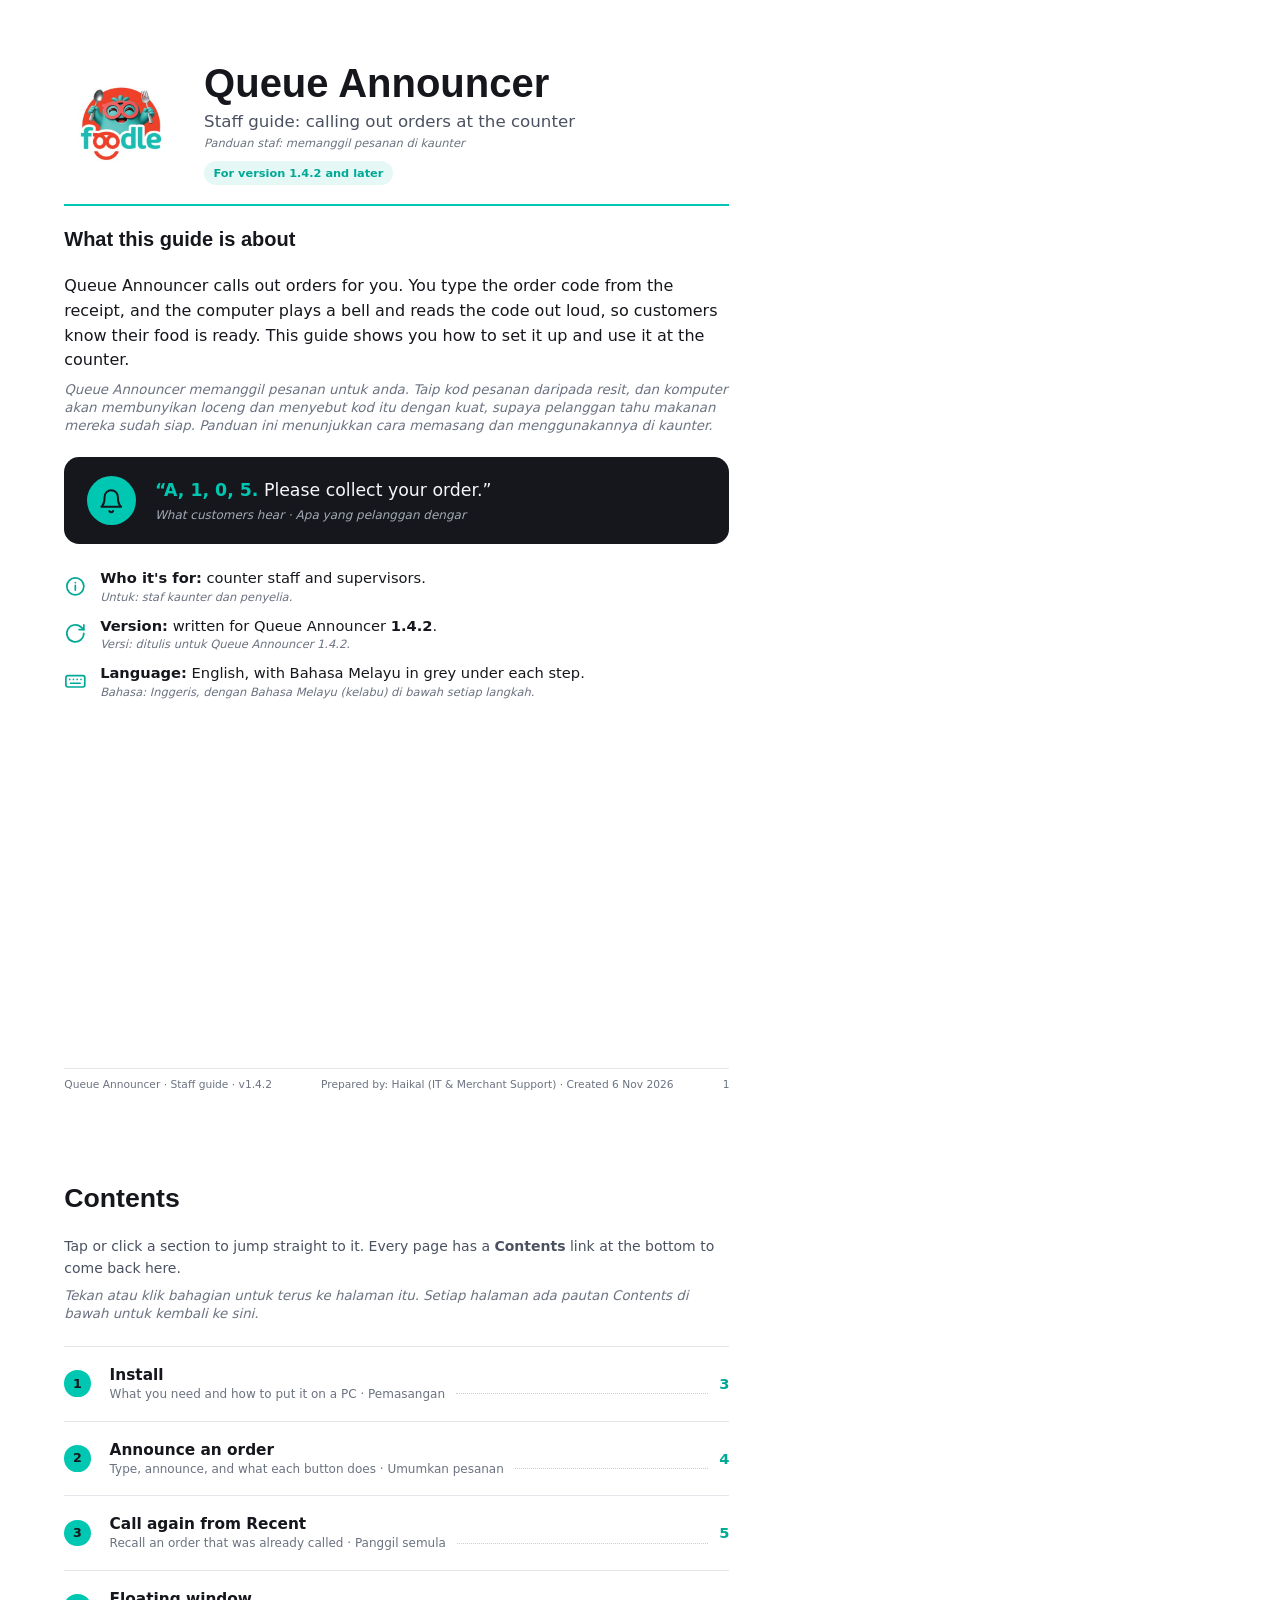
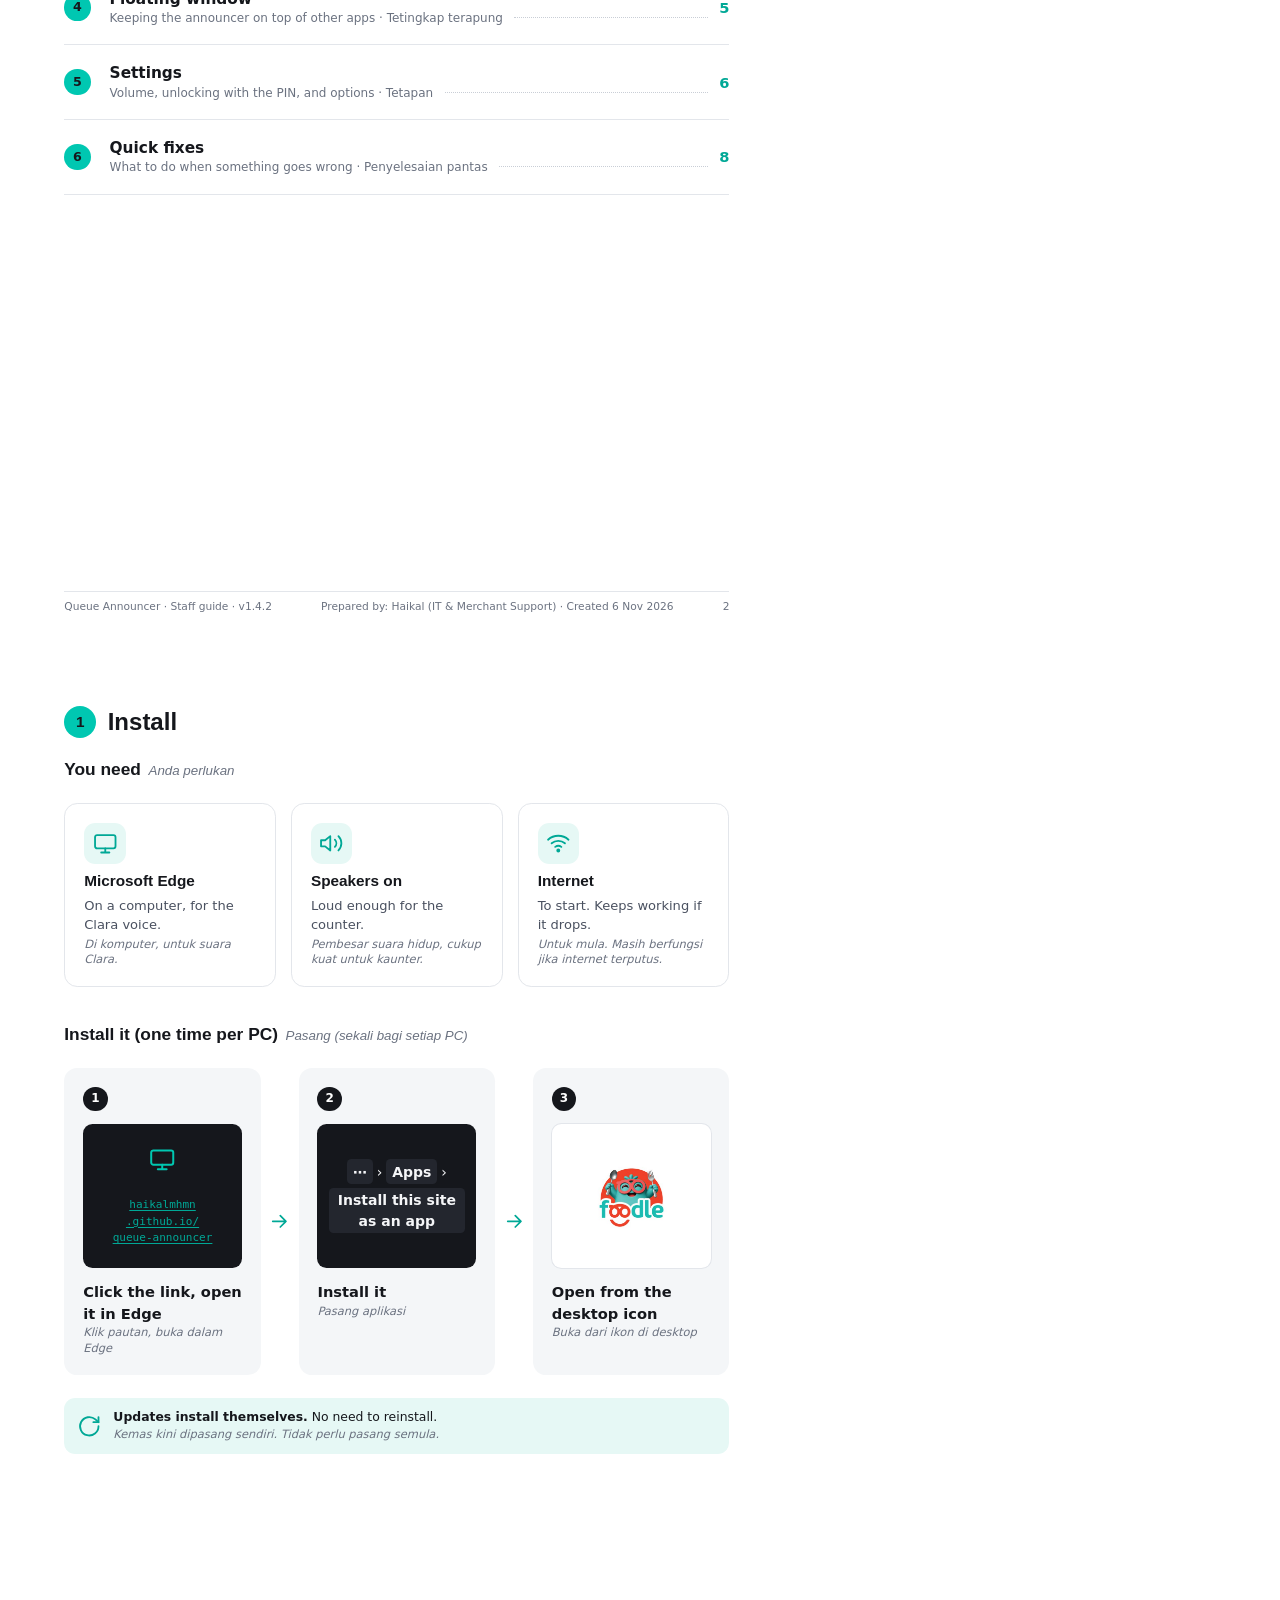
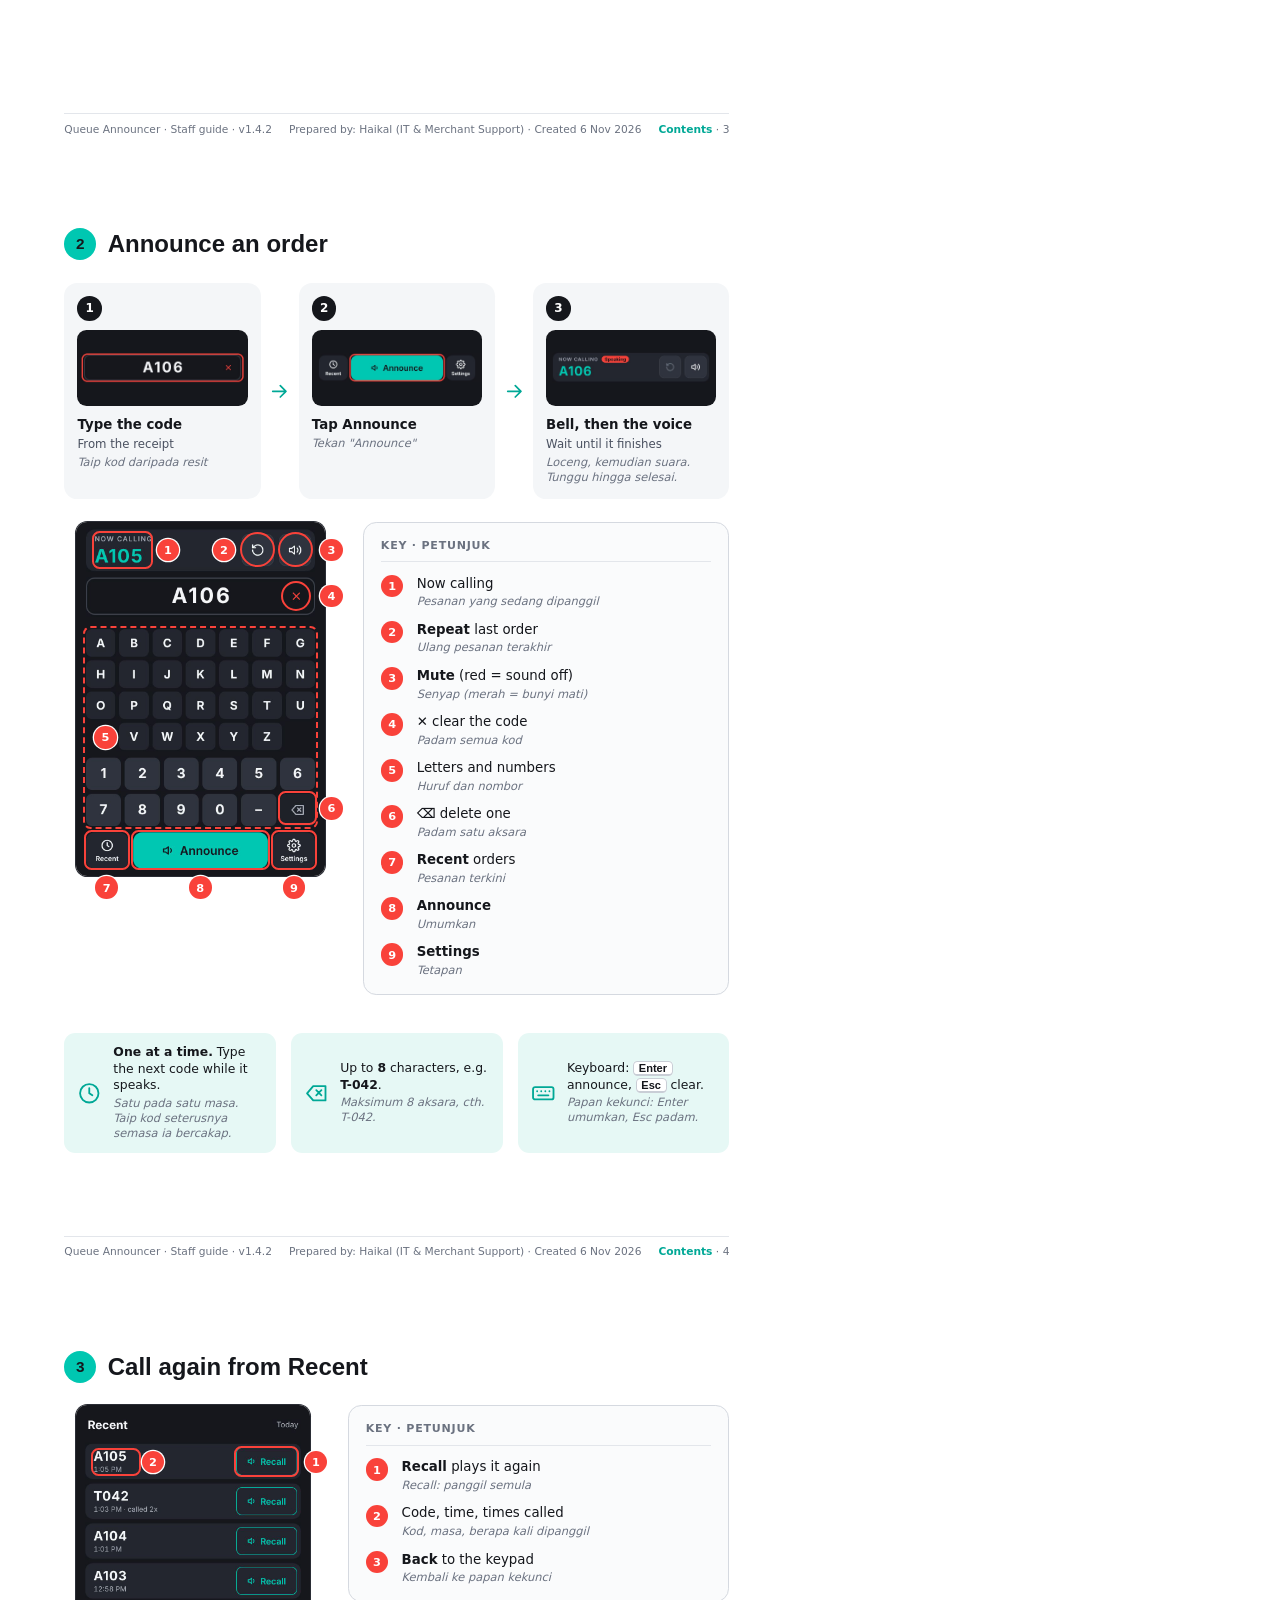
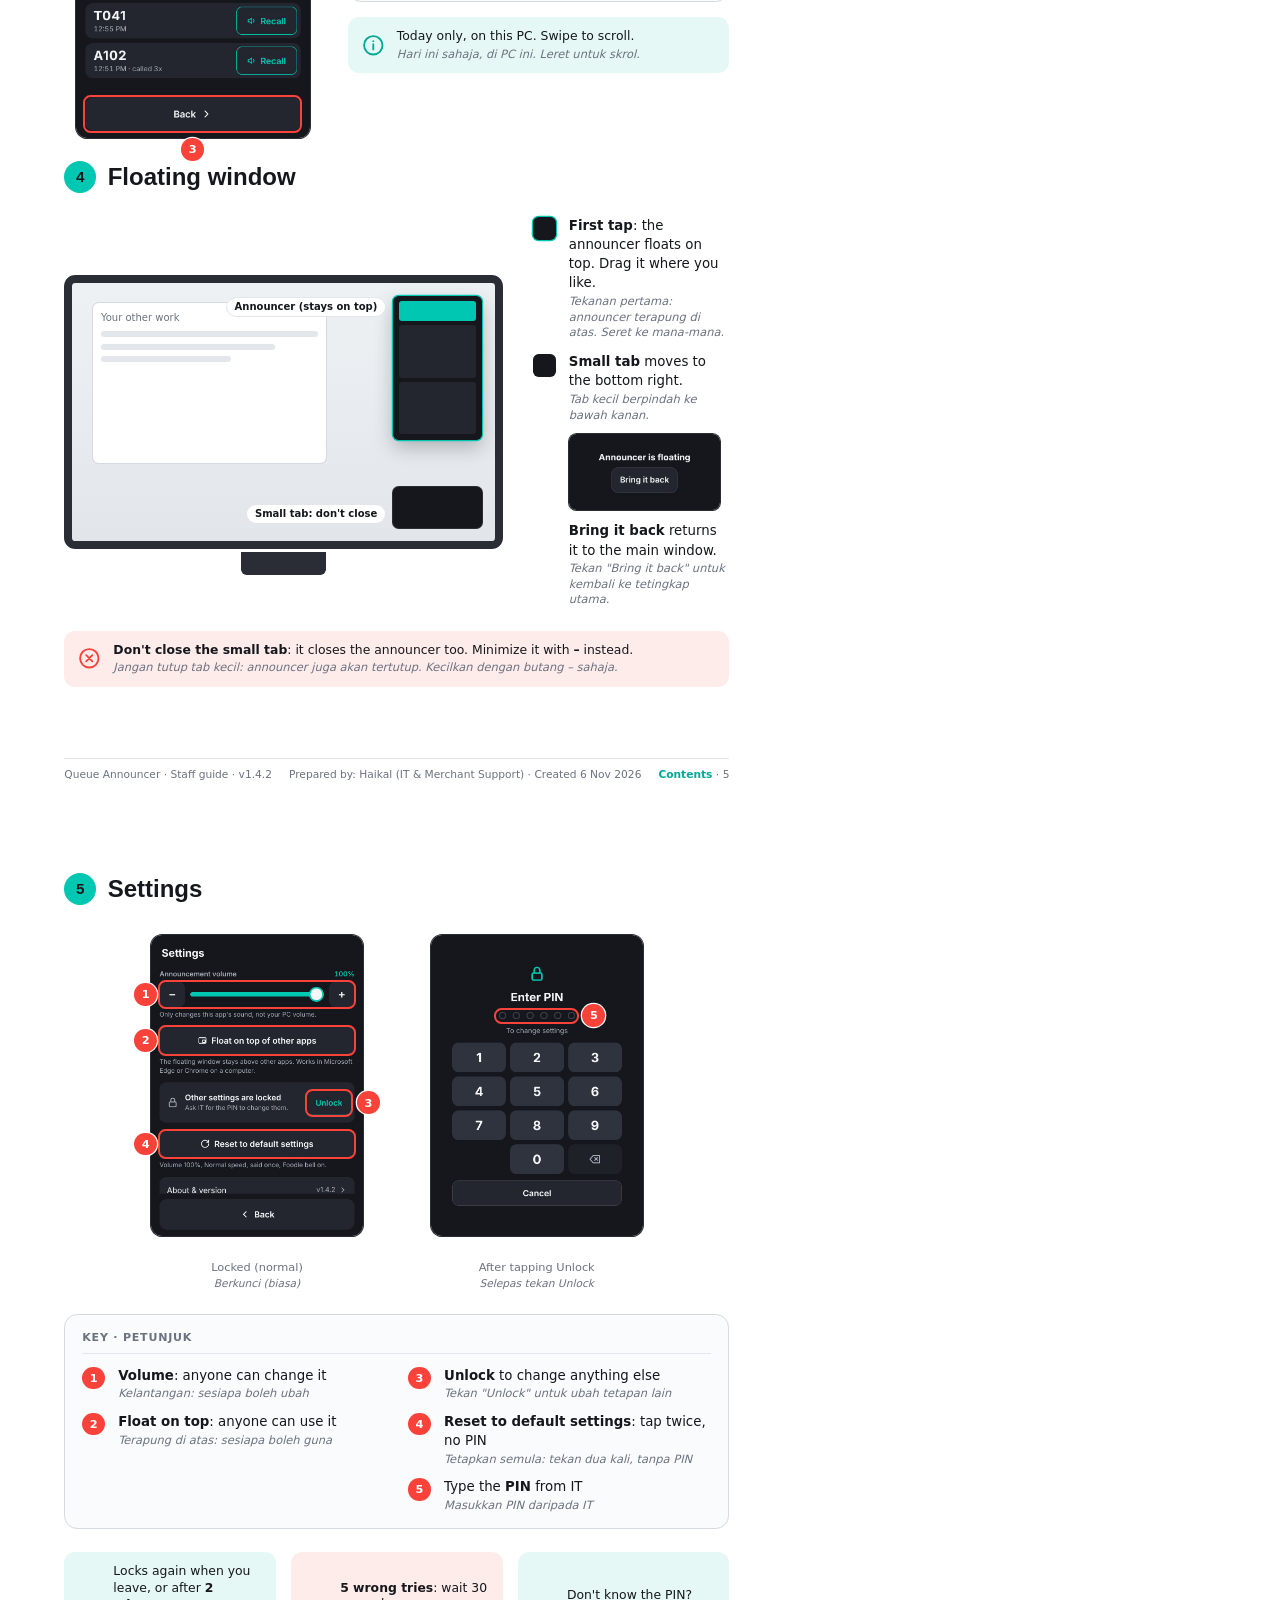
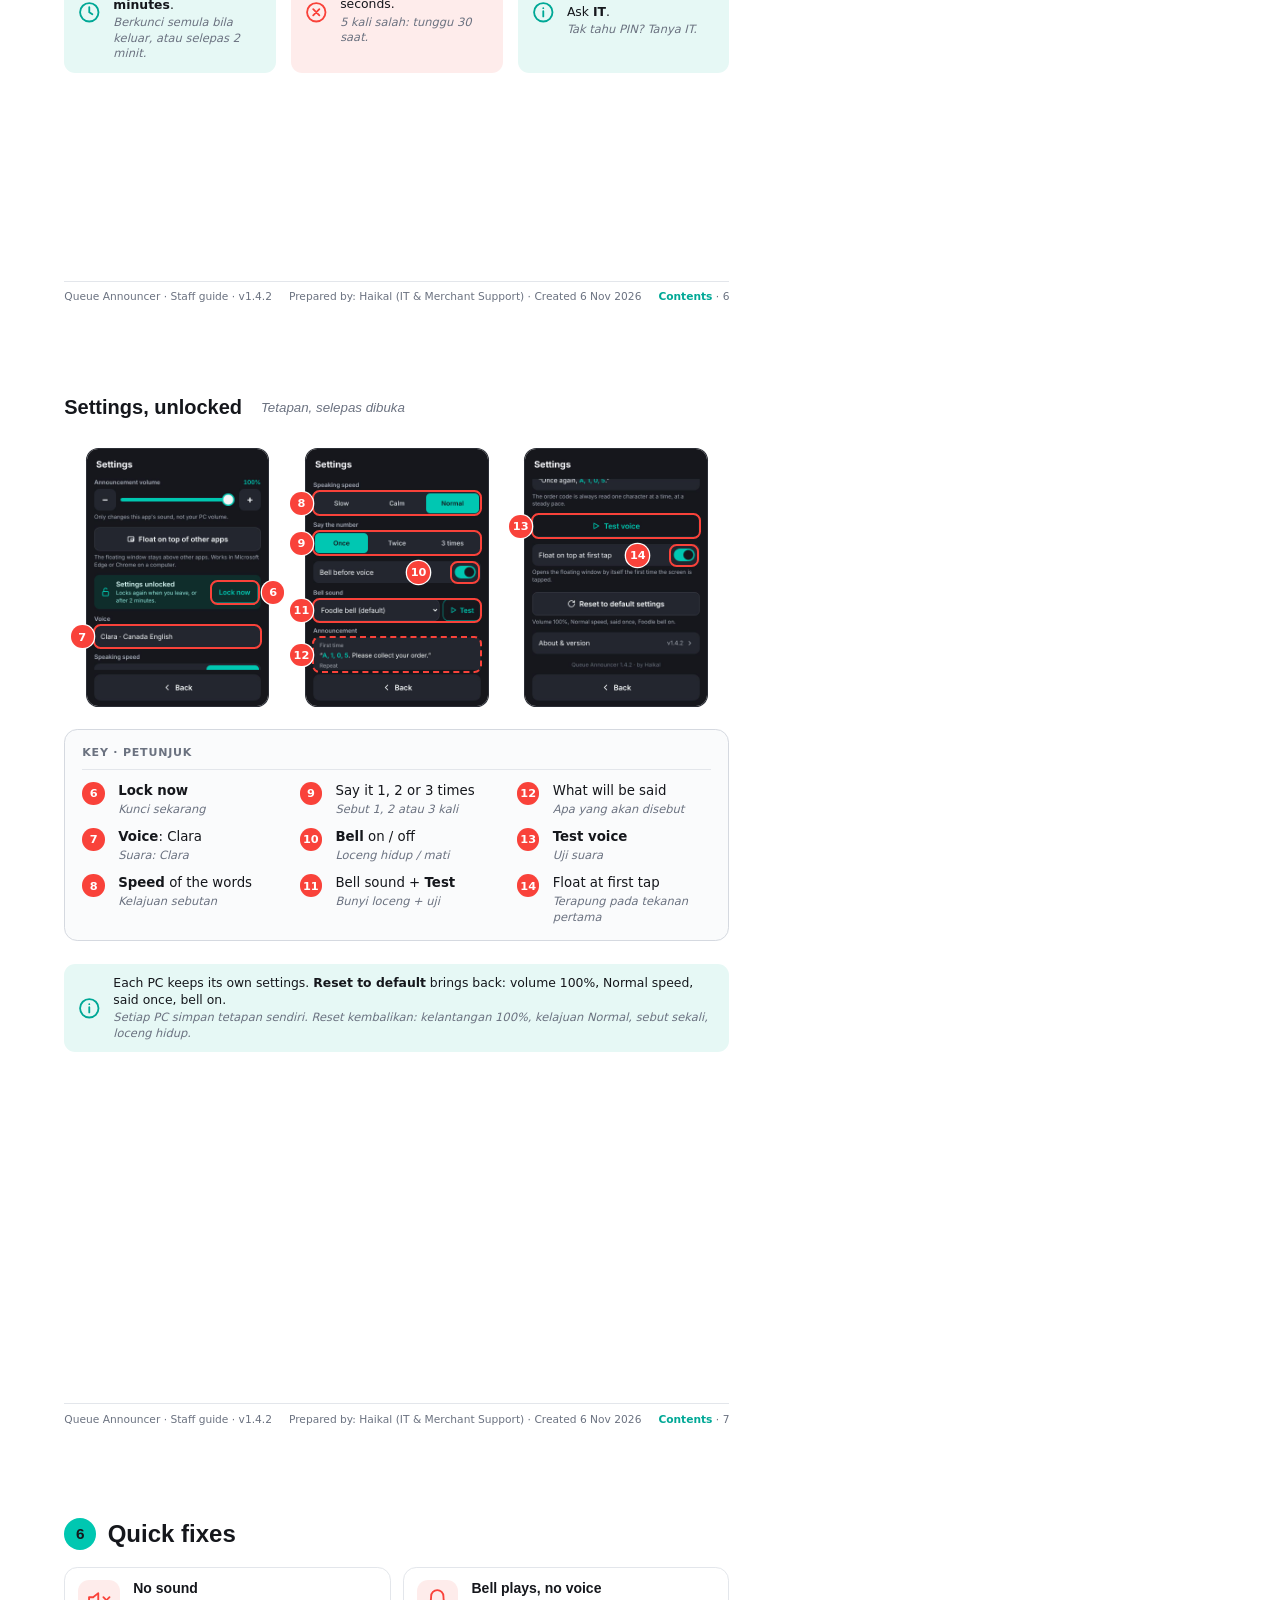
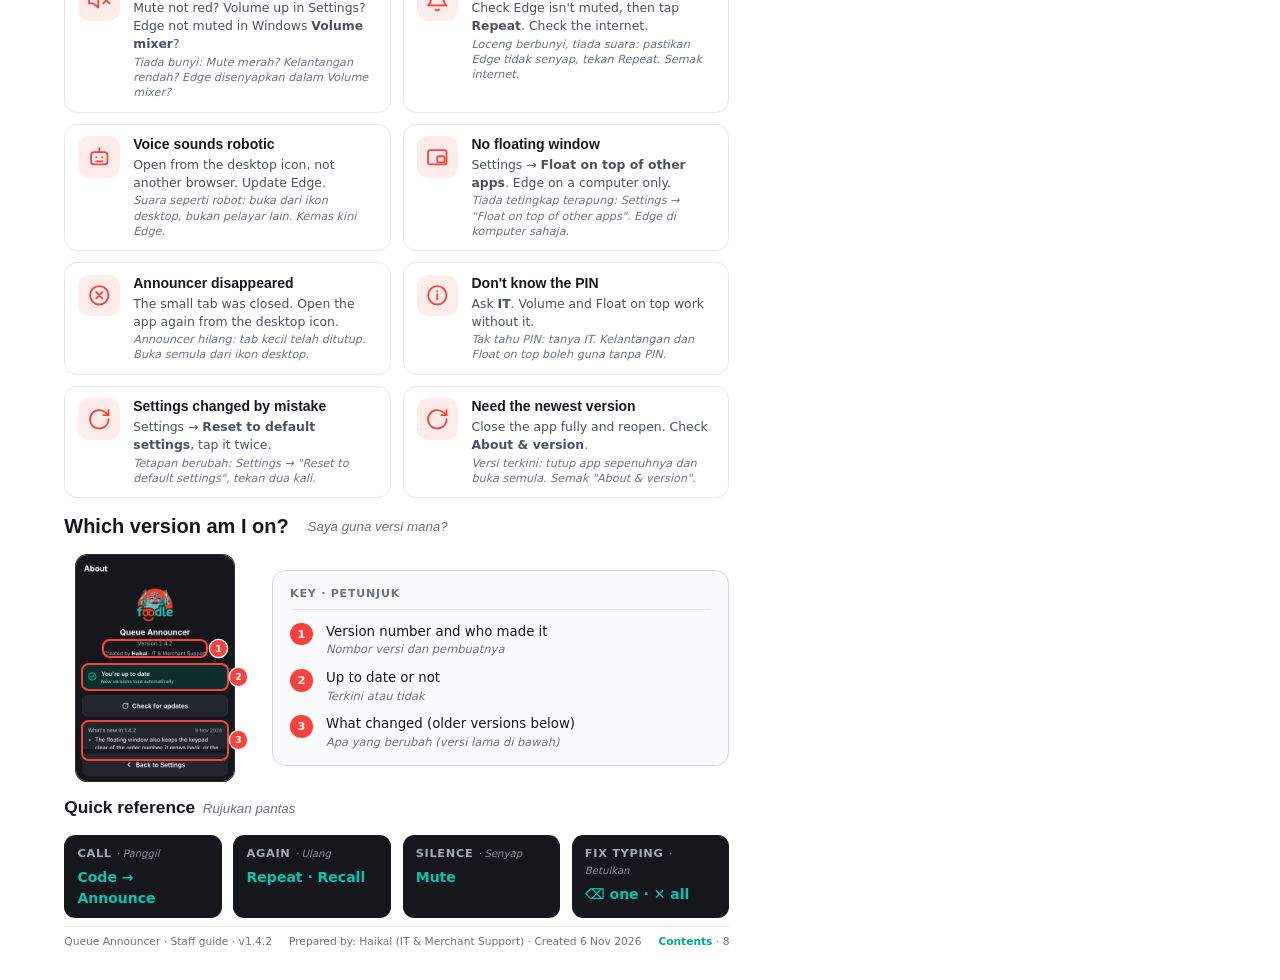
<file: guide/source/guide.html>
<!doctype html>
<html lang="en">
<head>
<meta charset="utf-8">
<title>Queue Announcer Staff Guide v1.4.2</title>
<style>
@page { size: A4; margin: 0; }
:root {
  --ink: #15171C; --soft: #4A5160; --muted: #6B7280; --line: #E3E6EB; --wash: #F4F6F8;
  --teal: #00A896; --teal-bright: #00C7B1; --teal-tint: #E6F8F5; --red: #F9423A; --red-tint: #FEECEB;
  --dark: #15171C; --dark-2: #23262E;
}
* { box-sizing: border-box; }
html, body { margin: 0; background: #fff; color: var(--ink); font-family: Inter, 'DejaVu Sans', sans-serif; font-size: 10.5pt; line-height: 1.45; }
.page { width: 210mm; height: 297mm; padding: 16mm 17mm 18mm; position: relative; page-break-after: always; overflow: hidden; display: flex; flex-direction: column; gap: 6mm; }
.page:last-child { page-break-after: auto; }
h1, h2, h3 { font-family: 'Inter Display', Inter, sans-serif; margin: 0; line-height: 1.15; }
h2 { font-size: 18pt; font-weight: 700; display: flex; align-items: center; gap: 3mm; }
h2 .n { width: 8.5mm; height: 8.5mm; border-radius: 50%; background: var(--teal-bright); color: var(--ink); font-size: 11.5pt; display: inline-grid; place-items: center; flex-shrink: 0; }
h3 { font-size: 11pt; font-weight: 700; }
p { margin: 0; }
b { font-weight: 600; }
.foot { position: absolute; left: 17mm; right: 17mm; bottom: 8mm; display: flex; justify-content: space-between; gap: 4mm; font-size: 8pt; color: var(--muted); border-top: 1px solid var(--line); padding-top: 2mm; }
svg.i { width: 7mm; height: 7mm; stroke: currentColor; fill: none; stroke-width: 1.8; stroke-linecap: round; stroke-linejoin: round; flex-shrink: 0; }

/* Cover */
.cover { display: flex; align-items: center; gap: 7mm; padding-bottom: 5mm; border-bottom: 2px solid var(--teal-bright); }
.cover img { width: 30mm; height: 30mm; }
.cover h1 { font-size: 30pt; font-weight: 800; }
.cover .sub { color: var(--soft); font-size: 12.5pt; margin-top: 1mm; }
.tag { display: inline-block; margin-top: 2.5mm; font-size: 8.5pt; font-weight: 600; color: var(--teal); background: var(--teal-tint); padding: 1mm 2.5mm; border-radius: 99px; }

/* Speech bubble */
.bubble { display: flex; align-items: center; gap: 5mm; background: var(--dark); color: #F5F6F8; border-radius: 4mm; padding: 5mm 6mm; }
.bubble .ic { width: 13mm; height: 13mm; border-radius: 50%; background: var(--teal-bright); color: var(--ink); display: grid; place-items: center; flex-shrink: 0; }
.bubble .ic svg { width: 7mm; height: 7mm; }
.bubble .lines { display: flex; flex-direction: column; gap: 1mm; font-size: 13pt; font-weight: 500; }
.bubble b { color: var(--teal-bright); font-weight: 700; }
.bubble .lines span:last-child { color: #A3AAB6; font-size: 11.5pt; }

/* About + TOC */
.intro { font-size: 12pt; line-height: 1.55; color: var(--ink); }
.intro-list { list-style: none; margin: 0; padding: 0; display: flex; flex-direction: column; gap: 2.5mm; }
.intro-list li { display: grid; grid-template-columns: 7mm 1fr; gap: 2.5mm; align-items: center; font-size: 11pt; }
.intro-list svg { color: var(--teal); width: 6mm; height: 6mm; }
.toc { list-style: none; margin: 0; padding: 0; border-top: 1px solid var(--line); }
.toc li { border-bottom: 1px solid var(--line); }
.toc a { display: grid; grid-template-columns: 9mm auto 1fr auto; gap: 3mm; align-items: center; padding: 4.5mm 0; color: inherit; text-decoration: none; }
.toc .t { font-size: 13pt; }
.toc .t small { font-size: 9.5pt; }
.foot a { color: var(--teal); text-decoration: none; font-weight: 600; }
.toc .n { width: 7mm; height: 7mm; border-radius: 50%; background: var(--teal-bright); color: var(--ink); font-weight: 700; font-size: 9.5pt; display: grid; place-items: center; }
.toc .t { font-weight: 600; font-size: 11.5pt; }
.toc .t small { display: block; font-weight: 400; color: var(--muted); font-size: 9pt; }
.toc .dots { border-bottom: 1.5px dotted #C9CED6; height: 0; align-self: end; margin-bottom: 2.4mm; }
.toc .pg { font-weight: 700; font-variant-numeric: tabular-nums; color: var(--teal); font-size: 11pt; }

/* Icon tiles */
.tiles { display: grid; grid-template-columns: repeat(3, 1fr); gap: 4mm; }
.tile { border: 1px solid var(--line); border-radius: 3.5mm; padding: 4mm; display: flex; flex-direction: column; gap: 2mm; }
.tile .ib { width: 11mm; height: 11mm; border-radius: 3mm; background: var(--teal-tint); color: var(--teal); display: grid; place-items: center; }
.tile .ib svg { width: 6.5mm; height: 6.5mm; }
.tile h3 { font-size: 10.5pt; }
.tile p { font-size: 9pt; color: var(--soft); }

/* Step flow with pictures */
.flow { display: grid; gap: 2mm; align-items: stretch; }
.flow.three { grid-template-columns: 1fr 6mm 1fr 6mm 1fr; }
.card { background: var(--wash); border-radius: 3.5mm; padding: 3.5mm; display: flex; flex-direction: column; gap: 2.5mm; }
.card .num { width: 6.5mm; height: 6.5mm; border-radius: 50%; background: var(--ink); color: #fff; font-weight: 700; font-size: 9pt; display: grid; place-items: center; }
.card .pic { border-radius: 2.5mm; overflow: hidden; background: var(--dark); display: grid; place-items: center; min-height: 20mm; }
.card .pic img { width: 100%; display: block; }
.card .pic.text { color: #F5F6F8; padding: 3mm; font-size: 9.5pt; text-align: center; gap: 1.5mm; }
.card .cap { font-size: 10pt; font-weight: 600; }
.card .cap small { display: block; font-weight: 400; color: var(--soft); font-size: 8.8pt; margin-top: .5mm; }
.flow.big .card { padding: 5mm; gap: 3.5mm; }
.flow.big .card .pic { min-height: 38mm; font-size: 10.5pt; }
.flow.big .cap { font-size: 11pt; }
.tiles.big .tile { padding: 5mm; }
.tiles.big .tile h3 { font-size: 11.5pt; }
.tiles.big .tile p { font-size: 9.8pt; }
.arrow { display: grid; place-items: center; color: var(--teal); }
.arrow svg { width: 6mm; height: 6mm; }
.menu { display: inline-flex; align-items: center; gap: 1mm; flex-wrap: wrap; justify-content: center; }
.menu span { background: var(--dark-2); border-radius: 1.2mm; padding: .6mm 1.6mm; font-weight: 600; }
.url { font-family: 'DejaVu Sans Mono', monospace; font-size: 8.3pt; color: var(--teal-bright); line-height: 1.5; }

/* Annotated screenshots */
.shotrow { display: grid; grid-template-columns: 78mm 1fr; gap: 10mm; align-items: center; padding-left: 3mm; }
.shot { position: relative; }
.shot .frame { position: relative; }
.shot img { width: 100%; display: block; border-radius: 3mm; box-shadow: 0 0 0 1px #2a2d35; }
.pin { position: absolute; width: 6mm; height: 6mm; margin: -3mm 0 0 -3mm; border-radius: 50%; background: var(--red); color: #fff; font-weight: 700; font-size: 8.5pt; display: grid; place-items: center; box-shadow: 0 0 0 1.3px #fff; }
.legend { list-style: none; margin: 0; padding: 0; display: flex; flex-direction: column; gap: 3mm; }
.legend li { display: grid; grid-template-columns: 7mm 1fr; gap: 2.5mm; align-items: center; font-size: 10.5pt; }
.legend .dot { width: 6mm; height: 6mm; border-radius: 50%; background: var(--red); color: #fff; font-weight: 700; font-size: 8.5pt; display: grid; place-items: center; }

/* Mini tips row */
.tips { display: grid; grid-template-columns: repeat(3, 1fr); gap: 4mm; }
.tip { display: flex; gap: 3mm; align-items: center; background: var(--teal-tint); border-radius: 3mm; padding: 3mm 3.5mm; font-size: 9.3pt; }
.tip svg { color: var(--teal); width: 6.5mm; height: 6.5mm; }
.tip.warn { background: var(--red-tint); }
.tip.warn svg { color: var(--red); }
kbd { font-family: Inter, sans-serif; font-size: 8.3pt; font-weight: 600; border: 1px solid #C9CED6; border-bottom-width: 2px; border-radius: 1.2mm; padding: 0 1.2mm; background: #fff; }

/* Screen diagram */
.diagram { display: grid; grid-template-columns: 1fr 52mm; gap: 8mm; align-items: center; }
.monitor { position: relative; aspect-ratio: 16 / 10; border: 2.2mm solid #2a2d35; border-radius: 3mm; background: linear-gradient(#EEF1F4, #E2E6EB); }
.monitor::after { content: ""; position: absolute; left: 40%; right: 40%; bottom: -9mm; height: 6mm; background: #2a2d35; border-radius: 0 0 1.5mm 1.5mm; }
.monitor .other { position: absolute; left: 5%; top: 8%; width: 55%; height: 62%; background: #fff; border-radius: 1.5mm; box-shadow: 0 0 0 1px #D5D9E0; padding: 2mm; font-size: 7.5pt; color: var(--muted); }
.monitor .other i { display: block; height: 1.6mm; background: #E3E6EB; border-radius: 1mm; margin-top: 1.6mm; }
.monitor .float { position: absolute; right: 3%; top: 5%; width: 21%; height: 56%; background: var(--dark); border-radius: 1.5mm; box-shadow: 0 0 0 1.2px var(--teal-bright), 0 2mm 5mm rgba(0,0,0,.25); display: flex; flex-direction: column; padding: 1.5mm; gap: 1mm; }
.monitor .float i { display: block; flex: 1; background: var(--dark-2); border-radius: .8mm; }
.monitor .float i.a { flex: 0 0 15%; background: var(--teal-bright); }
.monitor .tab { position: absolute; right: 3%; bottom: 5%; width: 21%; height: 16%; background: var(--dark); border-radius: 1.5mm; box-shadow: 0 0 0 1px #2a2d35; }
.monitor .lbl { position: absolute; font-size: 7.5pt; font-weight: 700; color: var(--ink); background: #fff; border-radius: 99px; padding: .4mm 2mm; box-shadow: 0 0 0 1px var(--line); white-space: nowrap; }
.keys { display: flex; flex-direction: column; gap: 3mm; }
.key { display: grid; grid-template-columns: 7mm 1fr; gap: 2.5mm; align-items: start; font-size: 10pt; }
.key .sw { width: 6mm; height: 6mm; border-radius: 1.5mm; margin-top: .5mm; }

/* Fix cards */
.fixes { display: grid; grid-template-columns: 1fr 1fr; gap: 4mm; }
.fix { border: 1px solid var(--line); border-radius: 3.5mm; padding: 4mm; display: grid; grid-template-columns: 11mm 1fr; gap: 3.5mm; align-items: start; }
.fix .ib { width: 11mm; height: 11mm; border-radius: 3mm; background: var(--red-tint); color: var(--red); display: grid; place-items: center; }
.fix .ib svg { width: 6.5mm; height: 6.5mm; }
.fix h3 { font-size: 10.5pt; margin-bottom: 1mm; }
.fix p { font-size: 9.3pt; color: var(--soft); }

/* Quick reference strip */
.quick { display: grid; grid-template-columns: repeat(4, 1fr); gap: 3mm; }
.q { background: var(--dark); color: #F5F6F8; border-radius: 3mm; padding: 3.5mm; display: flex; flex-direction: column; gap: 1.5mm; }
.q span { font-size: 8.5pt; color: #A3AAB6; text-transform: uppercase; letter-spacing: .06em; font-weight: 600; }
.q b { font-size: 10.5pt; color: var(--teal-bright); }

a.url{color:#00A896;text-decoration:underline;text-underline-offset:1.5px}
/* Foodle additions: Malay lines, outlined markers, Key boxes */
.ms { display: block; font-weight: 400; color: var(--muted); font-size: 8.6pt; font-style: italic; margin-top: .4mm; line-height: 1.35; }
.intro .ms { font-size: 10pt; margin-top: 2mm; }
h3 .ms, h2 .ms { display: inline; font-size: 10pt; margin-left: 2mm; }
.mark { position: absolute; border: 2px solid var(--red); border-radius: 2mm; pointer-events: none; }
.mark.round { border-radius: 50%; }
.mark.dash { border-style: dashed; }
.keybox { border: 1.5px solid #D5D9E0; border-radius: 3.5mm; padding: 4mm 4.5mm; background: #FAFBFC; display: flex; flex-direction: column; gap: 3mm; }
.keybox .kt { font-size: 8.3pt; letter-spacing: .07em; text-transform: uppercase; color: var(--muted); font-weight: 700; padding-bottom: 2mm; border-bottom: 1px solid var(--line); }
.keybox .legend { gap: 2.6mm; }
.keybox .legend li { align-items: start; font-size: 10pt; }
.keybox .legend .dot { margin-top: .3mm; }
.keybox.row .cols { display: grid; gap: 3mm 6mm; }
.tip .ms { display: inline; }
.tip span { line-height: 1.35; }
.fix p .ms { font-size: 8.4pt; }
.cap { margin: 0; }
.shotcap { font-size: 8.5pt; color: var(--muted); margin-top: 6mm; text-align: center; }
.shotcap .ms { font-size: 8pt; }
.page .fixes { gap: 3mm; }
.page .fix { padding: 3mm 3.5mm; }
.pin.sm { width: 4.6mm; height: 4.6mm; margin: -2.3mm 0 0 -2.3mm; font-size: 7pt; }
.q { padding: 2.8mm 3.5mm; }
.q .ms { font-size: 7.6pt; color: #8A93A2; text-transform: none; letter-spacing: 0; font-style: italic; font-weight: 400; display: inline; }
</style>
</head>
<body>

<svg width="0" height="0" style="position:absolute">
  <symbol id="speaker" viewBox="0 0 24 24"><path d="M11 5 6 9H2v6h4l5 4V5z"/><path d="M15.5 8.5a5 5 0 0 1 0 7"/><path d="M19 5a10 10 0 0 1 0 14"/></symbol>
  <symbol id="muted" viewBox="0 0 24 24"><path d="M11 5 6 9H2v6h4l5 4V5z"/><line x1="22" y1="9" x2="16" y2="15"/><line x1="16" y1="9" x2="22" y2="15"/></symbol>
  <symbol id="monitor" viewBox="0 0 24 24"><rect x="2" y="4" width="20" height="13" rx="2"/><path d="M8 21h8M12 17v4"/></symbol>
  <symbol id="wifi" viewBox="0 0 24 24"><path d="M2 8.5a15 15 0 0 1 20 0"/><path d="M5.5 12a10 10 0 0 1 13 0"/><path d="M9 15.5a5 5 0 0 1 6 0"/><circle cx="12" cy="19" r="1"/></symbol>
  <symbol id="arrow" viewBox="0 0 24 24"><path d="M5 12h14M13 6l6 6-6 6"/></symbol>
  <symbol id="bell" viewBox="0 0 24 24"><path d="M18 8a6 6 0 0 0-12 0c0 7-3 9-3 9h18s-3-2-3-9"/><path d="M13.7 21a2 2 0 0 1-3.4 0"/></symbol>
  <symbol id="clock" viewBox="0 0 24 24"><circle cx="12" cy="12" r="9"/><path d="M12 7v5l3 2"/></symbol>
  <symbol id="keyboard" viewBox="0 0 24 24"><rect x="2" y="6" width="20" height="12" rx="2"/><path d="M6 10h.01M10 10h.01M14 10h.01M18 10h.01M7 14h10"/></symbol>
  <symbol id="del" viewBox="0 0 24 24"><path d="M21 5H9l-6 7 6 7h12V5z"/><path d="M17 9l-5 5M12 9l5 5"/></symbol>
  <symbol id="refresh" viewBox="0 0 24 24"><path d="M21 12a9 9 0 1 1-3-6.7L21 8"/><path d="M21 3v5h-5"/></symbol>
  <symbol id="robot" viewBox="0 0 24 24"><rect x="4" y="7" width="16" height="12" rx="3"/><path d="M12 3v4M9 12h.01M15 12h.01M9 16h6"/></symbol>
  <symbol id="window" viewBox="0 0 24 24"><rect x="3" y="5" width="18" height="14" rx="2"/><rect x="12" y="11" width="7" height="6" rx="1"/></symbol>
  <symbol id="x" viewBox="0 0 24 24"><circle cx="12" cy="12" r="9"/><path d="M15 9l-6 6M9 9l6 6"/></symbol>
  <symbol id="info" viewBox="0 0 24 24"><circle cx="12" cy="12" r="9"/><path d="M12 11v5M12 8h.01"/></symbol>
</svg>

<!-- PAGE 1: what the guide is about -->
<section class="page">
  <div class="cover">
    <img src="logo.jpg" alt="Foodle logo">
    <div>
      <h1>Queue Announcer</h1>
      <p class="sub">Staff guide: calling out orders at the counter<span class="ms">Panduan staf: memanggil pesanan di kaunter</span></p>
      <span class="tag">For version 1.4.2 and later</span>
    </div>
  </div>

  <h2 style="font-size:15pt">What this guide is about</h2>
  <p class="intro">Queue Announcer calls out orders for you. You type the order code from the receipt, and the computer plays a bell and reads the code out loud, so customers know their food is ready. This guide shows you how to set it up and use it at the counter.
  <span class="ms">Queue Announcer memanggil pesanan untuk anda. Taip kod pesanan daripada resit, dan komputer akan membunyikan loceng dan menyebut kod itu dengan kuat, supaya pelanggan tahu makanan mereka sudah siap. Panduan ini menunjukkan cara memasang dan menggunakannya di kaunter.</span></p>

  <div class="bubble">
    <div class="ic"><svg class="i"><use href="#bell"/></svg></div>
    <div class="lines">
      <span><b>“A, 1, 0, 5.</b> Please collect your order.”</span>
      <span style="font-size:9pt;color:#A3AAB6;font-style:italic">What customers hear · Apa yang pelanggan dengar</span>
    </div>
  </div>

  <ul class="intro-list">
    <li><svg class="i"><use href="#info"/></svg><span><b>Who it's for:</b> counter staff and supervisors.<span class="ms">Untuk: staf kaunter dan penyelia.</span></span></li>
    <li><svg class="i"><use href="#refresh"/></svg><span><b>Version:</b> written for Queue Announcer <b>1.4.2</b>.<span class="ms">Versi: ditulis untuk Queue Announcer 1.4.2.</span></span></li>
    <li><svg class="i"><use href="#keyboard"/></svg><span><b>Language:</b> English, with Bahasa Melayu in grey under each step.<span class="ms">Bahasa: Inggeris, dengan Bahasa Melayu (kelabu) di bawah setiap langkah.</span></span></li>
  </ul>
  <div class="foot"><span>Queue Announcer · Staff guide · v1.4.2</span><span>Prepared by: Haikal (IT &amp; Merchant Support) · Created 6 Nov 2026</span><span>1</span></div>
</section>

<!-- PAGE 2: contents -->
<section class="page" id="contents">
  <h2 style="font-size:20pt">Contents</h2>
  <p class="intro" style="font-size:10.5pt;color:var(--soft)">Tap or click a section to jump straight to it. Every page has a <b>Contents</b> link at the bottom to come back here.<span class="ms">Tekan atau klik bahagian untuk terus ke halaman itu. Setiap halaman ada pautan Contents di bawah untuk kembali ke sini.</span></p>
  <ul class="toc">
    <li><a href="#install"><span class="n">1</span><span class="t">Install<small>What you need and how to put it on a PC · Pemasangan</small></span><span class="dots"></span><span class="pg">3</span></a></li>
    <li><a href="#announce"><span class="n">2</span><span class="t">Announce an order<small>Type, announce, and what each button does · Umumkan pesanan</small></span><span class="dots"></span><span class="pg">4</span></a></li>
    <li><a href="#recent"><span class="n">3</span><span class="t">Call again from Recent<small>Recall an order that was already called · Panggil semula</small></span><span class="dots"></span><span class="pg">5</span></a></li>
    <li><a href="#floating"><span class="n">4</span><span class="t">Floating window<small>Keeping the announcer on top of other apps · Tetingkap terapung</small></span><span class="dots"></span><span class="pg">5</span></a></li>
    <li><a href="#settings"><span class="n">5</span><span class="t">Settings<small>Volume, unlocking with the PIN, and options · Tetapan</small></span><span class="dots"></span><span class="pg">6</span></a></li>
    <li><a href="#fixes"><span class="n">6</span><span class="t">Quick fixes<small>What to do when something goes wrong · Penyelesaian pantas</small></span><span class="dots"></span><span class="pg">8</span></a></li>
  </ul>
  <div class="foot"><span>Queue Announcer · Staff guide · v1.4.2</span><span>Prepared by: Haikal (IT &amp; Merchant Support) · Created 6 Nov 2026</span><span>2</span></div>
</section>

<!-- PAGE 3: install -->
<section class="page">
  <h2 id="install"><span class="n">1</span>Install</h2>
  <h3 style="font-size:13pt">You need<span class="ms">Anda perlukan</span></h3>
  <div class="tiles big">
    <div class="tile"><div class="ib"><svg class="i"><use href="#monitor"/></svg></div><h3>Microsoft Edge</h3><p>On a computer, for the Clara voice.<span class="ms">Di komputer, untuk suara Clara.</span></p></div>
    <div class="tile"><div class="ib"><svg class="i"><use href="#speaker"/></svg></div><h3>Speakers on</h3><p>Loud enough for the counter.<span class="ms">Pembesar suara hidup, cukup kuat untuk kaunter.</span></p></div>
    <div class="tile"><div class="ib"><svg class="i"><use href="#wifi"/></svg></div><h3>Internet</h3><p>To start. Keeps working if it drops.<span class="ms">Untuk mula. Masih berfungsi jika internet terputus.</span></p></div>
  </div>

  <h3 style="font-size:13pt;margin-top:4mm">Install it (one time per PC)<span class="ms">Pasang (sekali bagi setiap PC)</span></h3>
  <div class="flow three big">
    <div class="card">
      <span class="num">1</span>
      <div class="pic text"><svg class="i" style="color:#00C7B1"><use href="#monitor"/></svg><a class="url" href="https://haikalmhmn.github.io/queue-announcer/">haikalmhmn<br>.github.io/<br>queue-announcer</a></div>
      <p class="cap">Click the link, open it in Edge<span class="ms">Klik pautan, buka dalam Edge</span></p>
    </div>
    <div class="arrow"><svg class="i"><use href="#arrow"/></svg></div>
    <div class="card">
      <span class="num">2</span>
      <div class="pic text"><span class="menu"><span>⋯</span>›<span>Apps</span>›<span>Install this site as an app</span></span></div>
      <p class="cap">Install it<span class="ms">Pasang aplikasi</span></p>
    </div>
    <div class="arrow"><svg class="i"><use href="#arrow"/></svg></div>
    <div class="card">
      <span class="num">3</span>
      <div class="pic" style="background:#fff;box-shadow:0 0 0 1px #E3E6EB"><img src="logo.jpg" alt="" style="width:24mm;margin:3mm auto"></div>
      <p class="cap">Open from the desktop icon<span class="ms">Buka dari ikon di desktop</span></p>
    </div>
  </div>
  <div class="tip"><svg class="i"><use href="#refresh"/></svg><span><b>Updates install themselves.</b> No need to reinstall. <span class="ms" style="display:block">Kemas kini dipasang sendiri. Tidak perlu pasang semula.</span></span></div>
  <div class="foot"><span>Queue Announcer · Staff guide · v1.4.2</span><span>Prepared by: Haikal (IT &amp; Merchant Support) · Created 6 Nov 2026</span><span><a href="#contents">Contents</a> · 3</span></div>
</section>

<!-- PAGE 4: announce, steps -->
<section class="page">
  <h2 id="announce"><span class="n">2</span>Announce an order</h2>
  <div class="flow three">
    <div class="card">
      <span class="num">1</span>
      <div class="pic"><img src="crop-code.jpg" alt=""></div>
      <p class="cap">Type the code<small>From the receipt</small><span class="ms">Taip kod daripada resit</span></p>
    </div>
    <div class="arrow"><svg class="i"><use href="#arrow"/></svg></div>
    <div class="card">
      <span class="num">2</span>
      <div class="pic"><img src="crop-actions.jpg" alt=""></div>
      <p class="cap">Tap Announce<span class="ms">Tekan "Announce"</span></p>
    </div>
    <div class="arrow"><svg class="i"><use href="#arrow"/></svg></div>
    <div class="card">
      <span class="num">3</span>
      <div class="pic"><img src="crop-speaking.jpg" alt=""></div>
      <p class="cap">Bell, then the voice<small>Wait until it finishes</small><span class="ms">Loceng, kemudian suara. Tunggu hingga selesai.</span></p>
    </div>
  </div>
  <div class="shotrow" style="grid-template-columns:66mm 1fr;align-items:start">
    <div class="shot"><div class="frame"><img src="main.jpg" alt="Main screen">
      <span class="mark" style="left:6.5%;top:2.8%;width:24.5%;height:10.6%"></span>
      <span class="mark round" style="left:66%;top:3%;width:14%;height:9.9%"></span>
      <span class="mark round" style="left:81%;top:3%;width:14%;height:9.9%"></span>
      <span class="mark round" style="left:82.5%;top:16.7%;width:12%;height:8.45%"></span>
      <span class="mark dash" style="left:3%;top:29.6%;width:94%;height:57.2%"></span>
      <span class="mark" style="left:81.25%;top:76.2%;width:15.5%;height:9.4%"></span>
      <span class="mark" style="left:3.25%;top:87.1%;width:18.5%;height:11.3%"></span>
      <span class="mark" style="left:22.25%;top:87.1%;width:55.5%;height:11.3%"></span>
      <span class="mark" style="left:78.25%;top:87.1%;width:18.5%;height:11.3%"></span>
      <span class="pin" style="left:37%;top:8%">1</span>
      <span class="pin" style="left:59.5%;top:8%">2</span>
      <span class="pin" style="left:102.6%;top:8%">3</span>
      <span class="pin" style="left:102.6%;top:21%">4</span>
      <span class="pin" style="left:12%;top:61%">5</span>
      <span class="pin" style="left:102.6%;top:81%">6</span>
      <span class="pin" style="left:12.5%;top:103.4%">7</span>
      <span class="pin" style="left:50%;top:103.4%">8</span>
      <span class="pin" style="left:87.5%;top:103.4%">9</span>
    </div></div>
    <div class="keybox"><span class="kt">Key · Petunjuk</span><ul class="legend"><li><span class="dot">1</span><span>Now calling<span class="ms">Pesanan yang sedang dipanggil</span></span></li><li><span class="dot">2</span><span><b>Repeat</b> last order<span class="ms">Ulang pesanan terakhir</span></span></li><li><span class="dot">3</span><span><b>Mute</b> (red = sound off)<span class="ms">Senyap (merah = bunyi mati)</span></span></li><li><span class="dot">4</span><span><b>✕</b> clear the code<span class="ms">Padam semua kod</span></span></li><li><span class="dot">5</span><span>Letters and numbers<span class="ms">Huruf dan nombor</span></span></li><li><span class="dot">6</span><span><b>⌫</b> delete one<span class="ms">Padam satu aksara</span></span></li><li><span class="dot">7</span><span><b>Recent</b> orders<span class="ms">Pesanan terkini</span></span></li><li><span class="dot">8</span><span><b>Announce</b><span class="ms">Umumkan</span></span></li><li><span class="dot">9</span><span><b>Settings</b><span class="ms">Tetapan</span></span></li></ul></div>
  </div>
  <div class="tips" style="margin-top:4mm">
    <div class="tip"><svg class="i"><use href="#clock"/></svg><span><b>One at a time.</b> Type the next code while it speaks. <span class="ms" style="display:block">Satu pada satu masa. Taip kod seterusnya semasa ia bercakap.</span></span></div>
    <div class="tip"><svg class="i"><use href="#del"/></svg><span>Up to <b>8</b> characters, e.g. <b>T-042</b>. <span class="ms" style="display:block">Maksimum 8 aksara, cth. T-042.</span></span></div>
    <div class="tip"><svg class="i"><use href="#keyboard"/></svg><span>Keyboard: <kbd>Enter</kbd> announce, <kbd>Esc</kbd> clear. <span class="ms" style="display:block">Papan kekunci: Enter umumkan, Esc padam.</span></span></div>
  </div>
  <div class="foot"><span>Queue Announcer · Staff guide · v1.4.2</span><span>Prepared by: Haikal (IT &amp; Merchant Support) · Created 6 Nov 2026</span><span><a href="#contents">Contents</a> · 4</span></div>
</section>


<!-- PAGE 6: recent -->
<section class="page">
  <h2 id="recent"><span class="n">3</span>Call again from Recent</h2>
  <div class="shotrow" style="grid-template-columns:62mm 1fr;align-items:start">
    <div class="shot"><div class="frame"><img src="recent.jpg" alt="Recent screen">
      <span class="mark" style="left:67.75%;top:12.15%;width:27.5%;height:9.5%"></span>
      <span class="mark" style="left:6.75%;top:12.7%;width:21%;height:8.5%"></span>
      <span class="mark" style="left:3.25%;top:87.1%;width:93.5%;height:11.3%"></span>
      <span class="pin" style="left:102.6%;top:17%">1</span>
      <span class="pin" style="left:33%;top:17%">2</span>
      <span class="pin" style="left:50%;top:103.4%">3</span>
    </div></div>
    <div style="display:flex;flex-direction:column;gap:4mm">
      <div class="keybox"><span class="kt">Key · Petunjuk</span><ul class="legend"><li><span class="dot">1</span><span><b>Recall</b> plays it again<span class="ms">Recall: panggil semula</span></span></li><li><span class="dot">2</span><span>Code, time, times called<span class="ms">Kod, masa, berapa kali dipanggil</span></span></li><li><span class="dot">3</span><span><b>Back</b> to the keypad<span class="ms">Kembali ke papan kekunci</span></span></li></ul></div>
      <div class="tip"><svg class="i"><use href="#info"/></svg><span>Today only, on this PC. Swipe to scroll. <span class="ms" style="display:block">Hari ini sahaja, di PC ini. Leret untuk skrol.</span></span></div>
    </div>
  </div>
  <h2 id="floating"><span class="n">4</span>Floating window</h2>
  <div class="diagram">
    <div class="monitor">
      <div class="other">Your other work<i></i><i style="width:80%"></i><i style="width:60%"></i></div>
      <div class="float"><i class="a"></i><i></i><i></i></div>
      <div class="tab"></div>
      <span class="lbl" style="right:26%;top:6%">Announcer (stays on top)</span>
      <span class="lbl" style="right:26%;bottom:7%">Small tab: don't close</span>
    </div>
    <div class="keys">
      <div class="key"><span class="sw" style="background:#15171C;box-shadow:0 0 0 1.2px #00C7B1"></span><span><b>First tap</b>: the announcer floats on top. Drag it where you like.<span class="ms">Tekanan pertama: announcer terapung di atas. Seret ke mana-mana.</span></span></div>
      <div class="key"><span class="sw" style="background:#15171C"></span><span><b>Small tab</b> moves to the bottom right.<span class="ms">Tab kecil berpindah ke bawah kanan.</span></span></div>
      <div style="padding-left:9.5mm"><img src="tab.jpg" alt="Small tab" style="width:40mm;border-radius:2mm;box-shadow:0 0 0 1px #2a2d35;display:block"></div>
      <div class="key"><span></span><span><b>Bring it back</b> returns it to the main window.<span class="ms">Tekan "Bring it back" untuk kembali ke tetingkap utama.</span></span></div>
    </div>
  </div>
  <div class="tip warn"><svg class="i"><use href="#x"/></svg><span><b>Don't close the small tab</b>: it closes the announcer too. Minimize it with <b>–</b> instead. <span class="ms" style="display:block">Jangan tutup tab kecil: announcer juga akan tertutup. Kecilkan dengan butang – sahaja.</span></span></div>
  <div class="foot"><span>Queue Announcer · Staff guide · v1.4.2</span><span>Prepared by: Haikal (IT &amp; Merchant Support) · Created 6 Nov 2026</span><span><a href="#contents">Contents</a> · 5</span></div>
</section>


<!-- PAGE 8: settings, locked -->
<section class="page">
  <h2 id="settings"><span class="n">5</span>Settings</h2>
  <div style="display:grid;grid-template-columns:56mm 56mm;gap:18mm;justify-content:center;padding-top:2mm">
    <div class="shot"><div class="frame"><img src="settings-locked.jpg" alt="Settings, locked">
      <span class="mark" style="left:3.25%;top:14.96%;width:93.5%;height:9.51%"></span>
      <span class="mark" style="left:3.25%;top:29.89%;width:93.5%;height:10.21%"></span>
      <span class="mark" style="left:72.61%;top:50.95%;width:22.64%;height:9.51%"></span>
      <span class="mark" style="left:3.25%;top:64.33%;width:93.5%;height:10.21%"></span>
      <span class="pin" style="left:-2.6%;top:19.72%">1</span>
      <span class="pin" style="left:-2.6%;top:35%">2</span>
      <span class="pin" style="left:102.6%;top:55.7%">3</span>
      <span class="pin" style="left:-2.6%;top:69.43%">4</span>
    </div><p class="shotcap">Locked (normal)<span class="ms">Berkunci (biasa)</span></p></div>
    <div class="shot"><div class="frame"><img src="pinpad.jpg" alt="PIN pad">
      <span class="mark" style="left:30%;top:24.1%;width:40%;height:5.3%"></span>
      <span class="pin" style="left:77%;top:26.7%">5</span>
    </div><p class="shotcap">After tapping Unlock<span class="ms">Selepas tekan Unlock</span></p></div>
  </div>
  <div class="keybox row"><span class="kt">Key · Petunjuk</span><div class="cols" style="grid-template-columns:repeat(2,1fr)"><ul class="legend"><li><span class="dot">1</span><span><b>Volume</b>: anyone can change it<span class="ms">Kelantangan: sesiapa boleh ubah</span></span></li><li><span class="dot">2</span><span><b>Float on top</b>: anyone can use it<span class="ms">Terapung di atas: sesiapa boleh guna</span></span></li></ul><ul class="legend"><li><span class="dot">3</span><span><b>Unlock</b> to change anything else<span class="ms">Tekan "Unlock" untuk ubah tetapan lain</span></span></li><li><span class="dot">4</span><span><b>Reset to default settings</b>: tap twice, no PIN<span class="ms">Tetapkan semula: tekan dua kali, tanpa PIN</span></span></li><li><span class="dot">5</span><span>Type the <b>PIN</b> from IT<span class="ms">Masukkan PIN daripada IT</span></span></li></ul></div></div>
  <div class="tips">
    <div class="tip"><svg class="i"><use href="#clock"/></svg><span>Locks again when you leave, or after <b>2 minutes</b>. <span class="ms" style="display:block">Berkunci semula bila keluar, atau selepas 2 minit.</span></span></div>
    <div class="tip warn"><svg class="i"><use href="#x"/></svg><span><b>5 wrong tries</b>: wait 30 seconds. <span class="ms" style="display:block">5 kali salah: tunggu 30 saat.</span></span></div>
    <div class="tip"><svg class="i"><use href="#info"/></svg><span>Don't know the PIN? Ask <b>IT</b>. <span class="ms" style="display:block">Tak tahu PIN? Tanya IT.</span></span></div>
  </div>
  <div class="foot"><span>Queue Announcer · Staff guide · v1.4.2</span><span>Prepared by: Haikal (IT &amp; Merchant Support) · Created 6 Nov 2026</span><span><a href="#contents">Contents</a> · 6</span></div>
</section>

<!-- PAGE 9: settings, unlocked -->
<section class="page">
  <h2 style="font-size:15pt">Settings, unlocked<span class="ms">Tetapan, selepas dibuka</span></h2>
  <div style="display:grid;grid-template-columns:repeat(3,48mm);gap:10mm;justify-content:center;padding-top:2mm">
    <div class="shot"><div class="frame"><img src="settings.jpg" alt="Settings unlocked, top">
      <span class="mark" style="left:67.91%;top:50.95%;width:27.34%;height:9.51%"></span>
      <span class="mark" style="left:3.25%;top:68.2%;width:93.5%;height:9.51%"></span>
      <span class="pin" style="left:102.6%;top:55.7%">6</span>
      <span class="pin" style="left:-2.6%;top:72.96%">7</span>
    </div></div>
    <div class="shot"><div class="frame"><img src="settings-mid.jpg" alt="Settings unlocked, middle">
      <span class="mark" style="left:3.25%;top:16.05%;width:93.5%;height:10.21%"></span>
      <span class="mark" style="left:3.25%;top:31.55%;width:93.5%;height:10.21%"></span>
      <span class="mark" style="left:79.25%;top:43.52%;width:16.5%;height:8.8%"></span>
      <span class="mark" style="left:3.25%;top:57.96%;width:93.5%;height:9.51%"></span>
      <span class="mark dash" style="left:3.25%;top:72.74%;width:93.5%;height:14.5%"></span>
      <span class="pin" style="left:-2.6%;top:21.16%">8</span>
      <span class="pin" style="left:-2.6%;top:36.65%">9</span>
      <span class="pin" style="left:62%;top:47.92%">10</span>
      <span class="pin" style="left:-2.6%;top:62.71%">11</span>
      <span class="pin" style="left:-2.6%;top:80%">12</span>
    </div></div>
    <div class="shot"><div class="frame"><img src="settings2.jpg" alt="Settings unlocked, bottom">
      <span class="mark" style="left:3.25%;top:24.99%;width:93.5%;height:10.21%"></span>
      <span class="mark" style="left:79.25%;top:36.97%;width:16.5%;height:8.8%"></span>
      <span class="pin" style="left:-2.6%;top:30.1%">13</span>
      <span class="pin" style="left:62%;top:41.37%">14</span>
    </div></div>
  </div>
  <div class="keybox row"><span class="kt">Key · Petunjuk</span><div class="cols" style="grid-template-columns:repeat(3,1fr)"><ul class="legend"><li><span class="dot">6</span><span><b>Lock now</b><span class="ms">Kunci sekarang</span></span></li><li><span class="dot">7</span><span><b>Voice</b>: Clara<span class="ms">Suara: Clara</span></span></li><li><span class="dot">8</span><span><b>Speed</b> of the words<span class="ms">Kelajuan sebutan</span></span></li></ul><ul class="legend"><li><span class="dot">9</span><span>Say it 1, 2 or 3 times<span class="ms">Sebut 1, 2 atau 3 kali</span></span></li><li><span class="dot">10</span><span><b>Bell</b> on / off<span class="ms">Loceng hidup / mati</span></span></li><li><span class="dot">11</span><span>Bell sound + <b>Test</b><span class="ms">Bunyi loceng + uji</span></span></li></ul><ul class="legend"><li><span class="dot">12</span><span>What will be said<span class="ms">Apa yang akan disebut</span></span></li><li><span class="dot">13</span><span><b>Test voice</b><span class="ms">Uji suara</span></span></li><li><span class="dot">14</span><span>Float at first tap<span class="ms">Terapung pada tekanan pertama</span></span></li></ul></div></div>
  <div class="tip"><svg class="i"><use href="#info"/></svg><span>Each PC keeps its own settings. <b>Reset to default</b> brings back: volume 100%, Normal speed, said once, bell on. <span class="ms" style="display:block">Setiap PC simpan tetapan sendiri. Reset kembalikan: kelantangan 100%, kelajuan Normal, sebut sekali, loceng hidup.</span></span></div>
  <div class="foot"><span>Queue Announcer · Staff guide · v1.4.2</span><span>Prepared by: Haikal (IT &amp; Merchant Support) · Created 6 Nov 2026</span><span><a href="#contents">Contents</a> · 7</span></div>
</section>

<!-- PAGE 10: quick fixes -->
<section class="page" style="gap:4.5mm">
  <h2 id="fixes"><span class="n">6</span>Quick fixes</h2>
  <div class="fixes">
    <div class="fix"><div class="ib"><svg class="i"><use href="#muted"/></svg></div><div><h3>No sound</h3><p>Mute not red? Volume up in Settings? Edge not muted in Windows <b>Volume mixer</b>?<span class="ms">Tiada bunyi: Mute merah? Kelantangan rendah? Edge disenyapkan dalam Volume mixer?</span></p></div></div>
    <div class="fix"><div class="ib"><svg class="i"><use href="#bell"/></svg></div><div><h3>Bell plays, no voice</h3><p>Check Edge isn't muted, then tap <b>Repeat</b>. Check the internet.<span class="ms">Loceng berbunyi, tiada suara: pastikan Edge tidak senyap, tekan Repeat. Semak internet.</span></p></div></div>
    <div class="fix"><div class="ib"><svg class="i"><use href="#robot"/></svg></div><div><h3>Voice sounds robotic</h3><p>Open from the desktop icon, not another browser. Update Edge.<span class="ms">Suara seperti robot: buka dari ikon desktop, bukan pelayar lain. Kemas kini Edge.</span></p></div></div>
    <div class="fix"><div class="ib"><svg class="i"><use href="#window"/></svg></div><div><h3>No floating window</h3><p>Settings → <b>Float on top of other apps</b>. Edge on a computer only.<span class="ms">Tiada tetingkap terapung: Settings → "Float on top of other apps". Edge di komputer sahaja.</span></p></div></div>
    <div class="fix"><div class="ib"><svg class="i"><use href="#x"/></svg></div><div><h3>Announcer disappeared</h3><p>The small tab was closed. Open the app again from the desktop icon.<span class="ms">Announcer hilang: tab kecil telah ditutup. Buka semula dari ikon desktop.</span></p></div></div>
    <div class="fix"><div class="ib"><svg class="i"><use href="#info"/></svg></div><div><h3>Don't know the PIN</h3><p>Ask <b>IT</b>. Volume and Float on top work without it.<span class="ms">Tak tahu PIN: tanya IT. Kelantangan dan Float on top boleh guna tanpa PIN.</span></p></div></div>
    <div class="fix"><div class="ib"><svg class="i"><use href="#refresh"/></svg></div><div><h3>Settings changed by mistake</h3><p>Settings → <b>Reset to default settings</b>, tap it twice.<span class="ms">Tetapan berubah: Settings → "Reset to default settings", tekan dua kali.</span></p></div></div>
    <div class="fix"><div class="ib"><svg class="i"><use href="#refresh"/></svg></div><div><h3>Need the newest version</h3><p>Close the app fully and reopen. Check <b>About &amp; version</b>.<span class="ms">Versi terkini: tutup app sepenuhnya dan buka semula. Semak "About &amp; version".</span></p></div></div>
  </div>
  <h2 style="font-size:15pt">Which version am I on?<span class="ms">Saya guna versi mana?</span></h2>
  <div class="shotrow" style="grid-template-columns:42mm 1fr;align-items:center">
    <div class="shot"><div class="frame"><img src="about.jpg" alt="About screen">
      <span class="mark" style="left:16.5%;top:37.0%;width:66.9%;height:8.8%"></span>
      <span class="mark" style="left:3.25%;top:47.8%;width:93.5%;height:12.5%"></span>
      <span class="mark" style="left:3.25%;top:73.2%;width:93.5%;height:17.9%"></span>
      <span class="pin sm" style="left:90%;top:41.4%">1</span>
      <span class="pin sm" style="left:102.6%;top:54%">2</span>
      <span class="pin sm" style="left:102.6%;top:82%">3</span>
    </div></div>
    <div class="keybox"><span class="kt">Key · Petunjuk</span><ul class="legend"><li><span class="dot">1</span><span>Version number and who made it<span class="ms">Nombor versi dan pembuatnya</span></span></li><li><span class="dot">2</span><span>Up to date or not<span class="ms">Terkini atau tidak</span></span></li><li><span class="dot">3</span><span>What changed (older versions below)<span class="ms">Apa yang berubah (versi lama di bawah)</span></span></li></ul></div>
  </div>
  <h3 style="font-size:13pt">Quick reference<span class="ms">Rujukan pantas</span></h3>
  <div class="quick">
    <div class="q"><span>Call <span class="ms">· Panggil</span></span><b>Code → Announce</b></div>
    <div class="q"><span>Again <span class="ms">· Ulang</span></span><b>Repeat · Recall</b></div>
    <div class="q"><span>Silence <span class="ms">· Senyap</span></span><b>Mute</b></div>
    <div class="q"><span>Fix typing <span class="ms">· Betulkan</span></span><b>⌫ one · ✕ all</b></div>
  </div>
  <div class="foot"><span>Queue Announcer · Staff guide · v1.4.2</span><span>Prepared by: Haikal (IT &amp; Merchant Support) · Created 6 Nov 2026</span><span><a href="#contents">Contents</a> · 8</span></div>
</section>


</body>
</html>
</file>
